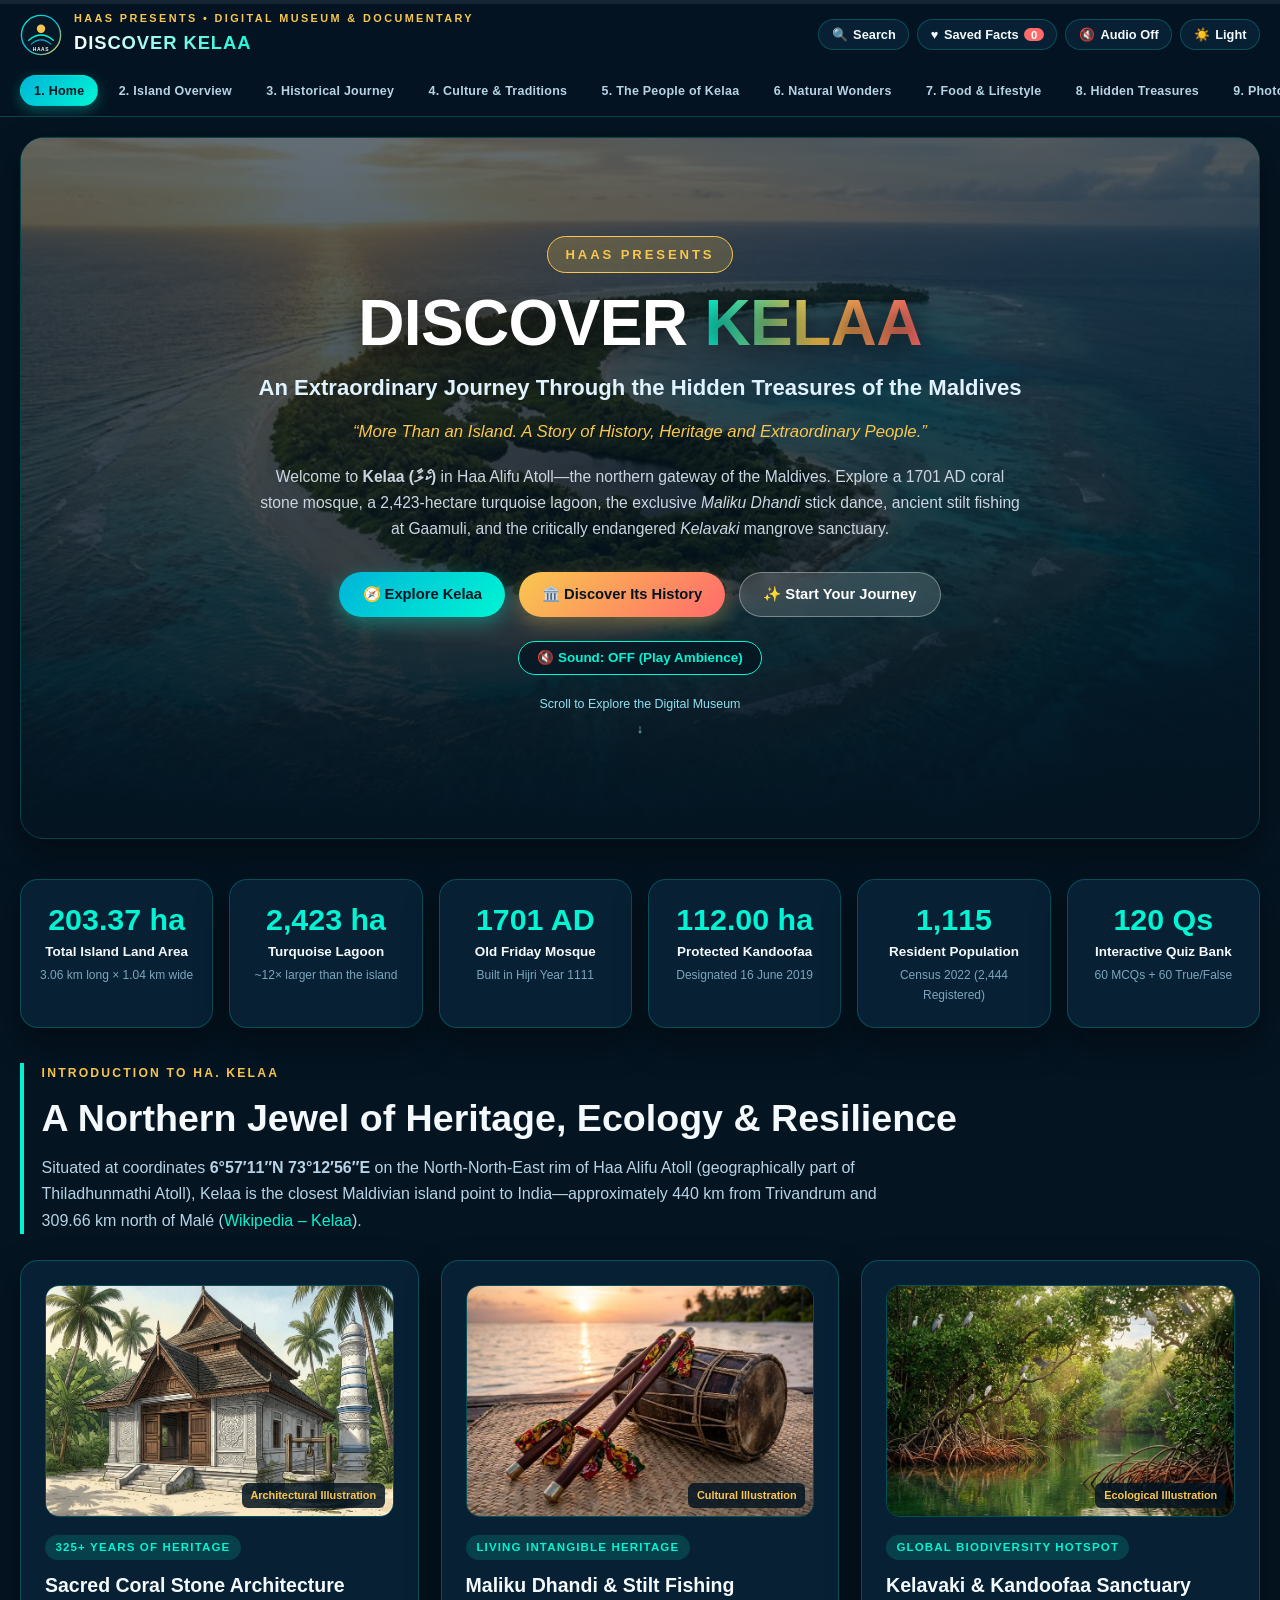
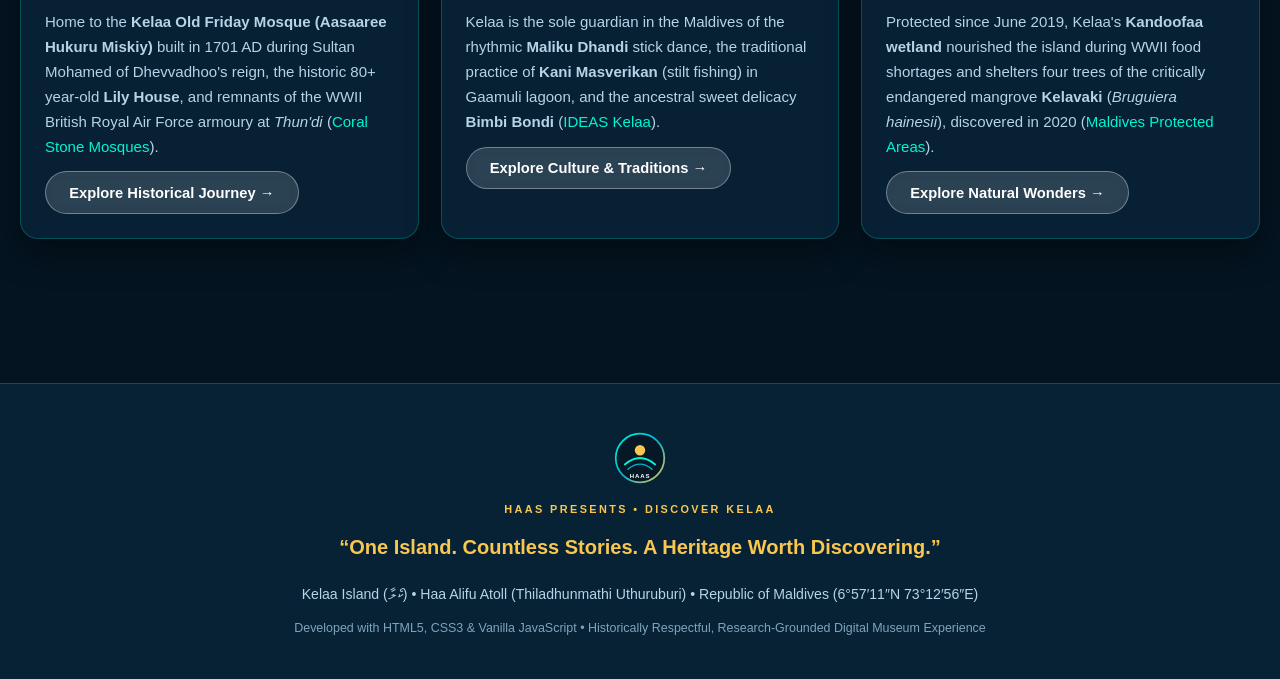
<file: index.html>
<!DOCTYPE html>
<html lang="en" data-theme="dark">
<head>
  <meta charset="UTF-8" />
  <meta name="viewport" content="width=device-width, initial-scale=1.0" />
  <title>HAAS PRESENTS – DISCOVER KELAA | A Journey Through History, Culture, Nature and People</title>
  <link rel="stylesheet" href="css/style.css" />
</head>
<body>

  <!-- Reading Progress Indicator -->
  <div class="reading-progress-container" aria-hidden="true">
    <div id="reading-progress-bar" class="reading-progress-bar"></div>
  </div>

  <!-- Sticky Header & 11-Tab Navigation -->
  <header class="site-header">
    <div class="header-top-bar">
      <div class="brand-identity" onclick="switchTab('home')" role="button" tabindex="0" aria-label="HAAS Presents Discover Kelaa Home">
        <img src="assets/icons/haas_crest.svg" alt="HAAS Brand Crest" class="brand-crest" />
        <div class="brand-titles">
          <span class="brand-eyebrow">HAAS PRESENTS • DIGITAL MUSEUM &amp; DOCUMENTARY</span>
          <span class="brand-main-name">DISCOVER KELAA</span>
        </div>
      </div>

      <div class="header-utility-actions">
        <button type="button" class="util-btn" onclick="openSearchModal()" title="Search Website Content">
          🔍 <span class="util-label">Search</span>
        </button>
        <button type="button" class="util-btn" onclick="openFavouritesModal()" title="View Saved Favourite Facts">
          ♥ <span class="util-label">Saved Facts</span> <span id="fav-count-badge" class="badge-pill">0</span>
        </button>
        <button type="button" id="audio-toggle-btn" class="util-btn" onclick="toggleAmbientAudio()" title="Mute or Unmute Island Ambient Soundtrack">
          🔇 <span class="util-label">Audio Off</span>
        </button>
        <button type="button" id="theme-toggle-btn" class="util-btn" onclick="toggleTheme()" title="Switch Dark / Light Theme">
          ☀️ <span class="util-label">Light</span>
        </button>
        <button type="button" class="mobile-menu-btn" onclick="toggleMobileMenu()" aria-label="Toggle Navigation Menu">
          ☰ Menu
        </button>
      </div>
    </div>

    <nav id="main-nav-links" class="nav-tabs-bar" aria-label="Primary Exploration Tabs">
      <button type="button" class="nav-tab-btn active" data-tab="home" onclick="switchTab('home')">1. Home</button>
      <button type="button" class="nav-tab-btn" data-tab="overview" onclick="switchTab('overview')">2. Island Overview</button>
      <button type="button" class="nav-tab-btn" data-tab="history" onclick="switchTab('history')">3. Historical Journey</button>
      <button type="button" class="nav-tab-btn" data-tab="culture" onclick="switchTab('culture')">4. Culture &amp; Traditions</button>
      <button type="button" class="nav-tab-btn" data-tab="people" onclick="switchTab('people')">5. The People of Kelaa</button>
      <button type="button" class="nav-tab-btn" data-tab="nature" onclick="switchTab('nature')">6. Natural Wonders</button>
      <button type="button" class="nav-tab-btn" data-tab="food" onclick="switchTab('food')">7. Food &amp; Lifestyle</button>
      <button type="button" class="nav-tab-btn" data-tab="treasures" onclick="switchTab('treasures')">8. Hidden Treasures</button>
      <button type="button" class="nav-tab-btn" data-tab="gallery" onclick="switchTab('gallery')">9. Photo Gallery</button>
      <button type="button" class="nav-tab-btn quiz-highlight-tab" data-tab="quiz" onclick="switchTab('quiz')">10. Interactive Quiz ★</button>
      <button type="button" class="nav-tab-btn" data-tab="references" onclick="switchTab('references')">11. References &amp; Sources</button>
    </nav>
  </header>

  <!-- Main Content Container -->
  <main class="main-content-wrapper">

    <!-- ====================================================================
         TAB 1 – HOME (CINEMATIC HOMEPAGE & INTRODUCTION)
         ==================================================================== -->
    <section id="tab-home" class="tab-panel active">
      <div class="hero-cinematic">
        <img src="assets/images/kelaa_aerial_hero.jpg" alt="Cinematic Aerial Visualization of Kelaa Island Lagoon and Reef" class="hero-bg-media" />
        <div class="hero-gradient-overlay"></div>
        <div class="hero-content-inner">
          <span class="hero-brand-pill">HAAS PRESENTS</span>
          <h1 class="hero-main-title">DISCOVER <span>KELAA</span></h1>
          <p class="hero-subtitle">An Extraordinary Journey Through the Hidden Treasures of the Maldives</p>
          <p class="hero-tagline">“More Than an Island. A Story of History, Heritage and Extraordinary People.”</p>
          <p class="hero-intro-text">
            Welcome to <strong>Kelaa (ކެލާ)</strong> in Haa Alifu Atoll—the northern gateway of the Maldives. Explore a 1701 AD coral stone mosque, a 2,423-hectare turquoise lagoon, the exclusive <em>Maliku Dhandi</em> stick dance, ancient stilt fishing at Gaamuli, and the critically endangered <em>Kelavaki</em> mangrove sanctuary.
          </p>
          <div class="hero-cta-group">
            <button type="button" class="btn-primary" onclick="switchTab('overview')">🧭 Explore Kelaa</button>
            <button type="button" class="btn-gold" onclick="switchTab('history')">🏛️ Discover Its History</button>
            <button type="button" class="btn-secondary" onclick="startJourneyScroll()">✨ Start Your Journey</button>
          </div>
          <div>
            <button type="button" id="hero-audio-btn" class="btn-audio-hero" onclick="toggleAmbientAudio()">
              🔇 Sound: OFF (Play Ambience)
            </button>
          </div>
          <div class="scroll-down-indicator" onclick="startJourneyScroll()" role="button" tabindex="0">
            <span>Scroll to Explore the Digital Museum</span>
            <strong>↓</strong>
          </div>
        </div>
      </div>

      <!-- Animated Statistics Banner -->
      <div id="home-intro-anchor" class="stats-banner-grid">
        <div class="glass-card stat-metric-card">
          <span class="stat-metric-value">203.37 ha</span>
          <span class="stat-metric-label">Total Island Land Area</span>
          <span class="stat-metric-sub">3.06 km long × 1.04 km wide</span>
        </div>
        <div class="glass-card stat-metric-card">
          <span class="stat-metric-value">2,423 ha</span>
          <span class="stat-metric-label">Turquoise Lagoon</span>
          <span class="stat-metric-sub">~12× larger than the island</span>
        </div>
        <div class="glass-card stat-metric-card">
          <span class="stat-metric-value">1701 AD</span>
          <span class="stat-metric-label">Old Friday Mosque</span>
          <span class="stat-metric-sub">Built in Hijri Year 1111</span>
        </div>
        <div class="glass-card stat-metric-card">
          <span class="stat-metric-value">112.00 ha</span>
          <span class="stat-metric-label">Protected Kandoofaa</span>
          <span class="stat-metric-sub">Designated 16 June 2019</span>
        </div>
        <div class="glass-card stat-metric-card">
          <span class="stat-metric-value">1,115</span>
          <span class="stat-metric-label">Resident Population</span>
          <span class="stat-metric-sub">Census 2022 (2,444 Registered)</span>
        </div>
        <div class="glass-card stat-metric-card">
          <span class="stat-metric-value">120 Qs</span>
          <span class="stat-metric-label">Interactive Quiz Bank</span>
          <span class="stat-metric-sub">60 MCQs + 60 True/False</span>
        </div>
      </div>

      <div class="section-header-block">
        <span class="section-eyebrow">INTRODUCTION TO HA. KELAA</span>
        <h2 class="section-title">A Northern Jewel of Heritage, Ecology &amp; Resilience</h2>
        <p class="section-lead">
          Situated at coordinates <strong>6°57′11″N 73°12′56″E</strong> on the North-North-East rim of Haa Alifu Atoll (geographically part of Thiladhunmathi Atoll), Kelaa is the closest Maldivian island point to India—approximately 440 km from Trivandrum and 309.66 km north of Malé (<a href="https://en.wikipedia.org/wiki/Kelaa_(Haa_Alif_Atoll)" target="_blank" rel="noopener noreferrer">Wikipedia – Kelaa</a>).
        </p>
      </div>

      <div class="grid-3col">
        <article class="glass-card">
          <div class="feature-img-card">
            <img src="assets/images/old_friday_mosque.jpg" alt="Kelaa Old Friday Mosque Architectural Illustration" />
            <span class="img-type-badge">Architectural Illustration</span>
          </div>
          <span class="card-tag">325+ Years of Heritage</span>
          <h3>Sacred Coral Stone Architecture</h3>
          <p>
            Home to the <strong>Kelaa Old Friday Mosque (Aasaaree Hukuru Miskiy)</strong> built in 1701 AD during Sultan Mohamed of Dhevvadhoo's reign, the historic 80+ year-old <strong>Lily House</strong>, and remnants of the WWII British Royal Air Force armoury at <em>Thun'di</em> (<a href="https://coralstonemosques.com/kelaa-old-friday-mosque/" target="_blank" rel="noopener noreferrer">Coral Stone Mosques</a>).
          </p>
          <button type="button" class="btn-secondary" onclick="switchTab('history')">Explore Historical Journey →</button>
        </article>

        <article class="glass-card">
          <div class="feature-img-card">
            <img src="assets/images/maliku_dhandi_culture.jpg" alt="Maliku Dhandi Stick Dance and Thaara Drum Illustration" />
            <span class="img-type-badge">Cultural Illustration</span>
          </div>
          <span class="card-tag">Living Intangible Heritage</span>
          <h3>Maliku Dhandi &amp; Stilt Fishing</h3>
          <p>
            Kelaa is the sole guardian in the Maldives of the rhythmic <strong>Maliku Dhandi</strong> stick dance, the traditional practice of <strong>Kani Masverikan</strong> (stilt fishing) in Gaamuli lagoon, and the ancestral sweet delicacy <strong>Bimbi Bondi</strong> (<a href="https://ideaskelaa.wordpress.com/2017/03/15/featured-content/" target="_blank" rel="noopener noreferrer">IDEAS Kelaa</a>).
          </p>
          <button type="button" class="btn-secondary" onclick="switchTab('culture')">Explore Culture &amp; Traditions →</button>
        </article>

        <article class="glass-card">
          <div class="feature-img-card">
            <img src="assets/images/kandoofaa_mangroves.jpg" alt="Kelaa Kandoofaa Mangrove Wetland Sanctuary Illustration" />
            <span class="img-type-badge">Ecological Illustration</span>
          </div>
          <span class="card-tag">Global Biodiversity Hotspot</span>
          <h3>Kelavaki &amp; Kandoofaa Sanctuary</h3>
          <p>
            Protected since June 2019, Kelaa's <strong>Kandoofaa wetland</strong> nourished the island during WWII food shortages and shelters four trees of the critically endangered mangrove <strong>Kelavaki</strong> (<em>Bruguiera hainesii</em>), discovered in 2020 (<a href="https://protectedareas.environment.gov.mv/en/protected-areas/h-a-kelaa-kandoofaa" target="_blank" rel="noopener noreferrer">Maldives Protected Areas</a>).
          </p>
          <button type="button" class="btn-secondary" onclick="switchTab('nature')">Explore Natural Wonders →</button>
        </article>
      </div>
    </section>

    <!-- ====================================================================
         TAB 2 – ISLAND OVERVIEW (GEOGRAPHY, MAP & DEMOGRAPHICS)
         ==================================================================== -->
    <section id="tab-overview" class="tab-panel">
      <div class="section-header-block">
        <span class="section-eyebrow">TAB 2 • GEOGRAPHY, TOPOGRAPHY &amp; DEMOGRAPHICS</span>
        <h2 class="section-title">Island Overview: Gateway of the Northern Maldives</h2>
        <p class="section-lead">
          Governed by the Secretariat of the Kelaa Island Council in Haa Alifu Atoll, Kelaa combines a 203.37-hectare agricultural and forested landmass with a 2,423-hectare turquoise lagoon enclosed by a 7.28 km house reef (<a href="https://en.wikipedia.org/wiki/Kelaa_(Haa_Alif_Atoll)#Geography" target="_blank" rel="noopener noreferrer">Wikipedia – Geography</a>; <a href="https://onemap.mv/" target="_blank" rel="noopener noreferrer">OneMap Maldives</a>).
        </p>
      </div>

      <!-- Interactive Island Map Explorer -->
      <div class="interactive-map-layout">
        <div class="glass-card map-canvas-box">
          <div>
            <span class="card-tag">Interactive Illustrated Map</span>
            <h3>Explore Kelaa's 8 Key Landmarks &amp; Ecological Zones</h3>
            <p>Click any landmark button below to inspect its verified coordinates, historical context, and primary source citation.</p>
          </div>
          <div class="svg-map-wrapper">
            <img src="assets/images/kelaa_map_illustration.svg" alt="Illustrated Cartographic Map of Kelaa Island" />
          </div>
          <div class="map-pin-buttons-grid" role="group" aria-label="Kelaa Map Landmarks">
            <button type="button" class="island-map-pin active" data-pin="mosque" onclick="selectMapPin('mosque')">🕌 1. Old Friday Mosque (1701)</button>
            <button type="button" class="island-map-pin" data-pin="kandoofaa" onclick="selectMapPin('kandoofaa')">🌿 2. Kandoofaa &amp; Kelavaki Park</button>
            <button type="button" class="island-map-pin" data-pin="lilyhouse" onclick="selectMapPin('lilyhouse')">🏛️ 3. Historic Lily House</button>
            <button type="button" class="island-map-pin" data-pin="thundi" onclick="selectMapPin('thundi')">🛡️ 4. Thun'di &amp; RAF Armoury</button>
            <button type="button" class="island-map-pin" data-pin="gaamuli" onclick="selectMapPin('gaamuli')">🎣 5. Gaamuli Stilt Fishing</button>
            <button type="button" class="island-map-pin" data-pin="athiri" onclick="selectMapPin('athiri')">🏖️ 6. Western Beach (Athiri)</button>
            <button type="button" class="island-map-pin" data-pin="qufran" onclick="selectMapPin('qufran')">🌼 7. Golden Shower Tree</button>
            <button type="button" class="island-map-pin" data-pin="school" onclick="selectMapPin('school')">🎓 8. Sheikh Ibrahim School</button>
          </div>
        </div>

        <div class="glass-card" id="map-landmark-detail">
          <!-- Populated dynamically by selectMapPin('mosque') on load -->
        </div>
      </div>

      <!-- Geographical & Demographic Tables -->
      <div class="grid-2col">
        <div class="glass-card">
          <span class="card-tag">Verified Physical Geography</span>
          <h3>Geographical &amp; Hydrographic Specifications</h3>
          <div class="table-responsive">
            <table class="haas-table">
              <thead>
                <tr>
                  <th>Attribute</th>
                  <th>Verified Specification</th>
                  <th>Source</th>
                </tr>
              </thead>
              <tbody>
                <tr>
                  <td><strong>Coordinates</strong></td>
                  <td>6°57′11″N 73°12′56″E (NNE Tip)</td>
                  <td><a href="https://en.wikipedia.org/wiki/Kelaa_(Haa_Alif_Atoll)" target="_blank" rel="noopener noreferrer">Wikipedia</a></td>
                </tr>
                <tr>
                  <td><strong>Administrative / Natural Atoll</strong></td>
                  <td>Haa Alifu Atoll / Thiladhunmathi Atoll</td>
                  <td><a href="https://en.wikipedia.org/wiki/Kelaa_(Haa_Alif_Atoll)" target="_blank" rel="noopener noreferrer">Wikipedia</a></td>
                </tr>
                <tr>
                  <td><strong>Distance to Malé / Trivandrum</strong></td>
                  <td>309.66 km to Malé • ~440 km to Trivandrum, India</td>
                  <td><a href="https://en.wikipedia.org/wiki/Kelaa_(Haa_Alif_Atoll)" target="_blank" rel="noopener noreferrer">Wikipedia</a></td>
                </tr>
                <tr>
                  <td><strong>Land Area &amp; Dimensions</strong></td>
                  <td>203.37 ha (2.0337 km²) • 3.06 km × 1.04 km</td>
                  <td><a href="https://onemap.mv/" target="_blank" rel="noopener noreferrer">OneMap</a></td>
                </tr>
                <tr>
                  <td><strong>Coastline &amp; House Reef</strong></td>
                  <td>8.6 km Coastline • 7.28 km Enclosing House Reef</td>
                  <td><a href="https://ideasmv.com/tag/kelaa/" target="_blank" rel="noopener noreferrer">IDEAS Kelaa</a></td>
                </tr>
                <tr>
                  <td><strong>Lagoon Area &amp; Depths</strong></td>
                  <td>2,423 ha (~12× island) • 5–6 m flats, 10–20 m <em>vilu</em></td>
                  <td><a href="https://ideasmv.com/tag/kelaa/" target="_blank" rel="noopener noreferrer">IDEAS Kelaa</a></td>
                </tr>
                <tr>
                  <td><strong>Shoreline Zones</strong></td>
                  <td>West: Sandy <em>Athiri</em> (2.5 km) • East: Rocky <em>Futtaru</em></td>
                  <td><a href="https://en.wikipedia.org/wiki/Kelaa_(Haa_Alif_Atoll)#Geography" target="_blank" rel="noopener noreferrer">Wikipedia</a></td>
                </tr>
              </tbody>
            </table>
          </div>
        </div>

        <div class="glass-card">
          <span class="card-tag">Official Census &amp; Civil Registry</span>
          <h3>Demographics &amp; Resident Population Trends</h3>
          <p>
            According to the <a href="https://census.gov.mv/2022/wp-content/uploads/2023/07/P3.pdf" target="_blank" rel="noopener noreferrer">Maldives Bureau of Statistics Census 2022</a>, Kelaa has a resident population of <strong>1,115</strong> (967 Maldivians and 148 foreigners; population density 46.02/km²), while its total registered population reached <strong>2,444</strong> as of 31 December 2023 (1,302 males [53%] and 1,142 females [47%], fourth largest in Haa Alifu Atoll). In addition, 1,082 registered citizens of Kelaa resided in Malé in 2022 for higher education and employment.
          </p>
          <div class="table-responsive">
            <table class="haas-table">
              <thead>
                <tr>
                  <th>Census / Registry Year</th>
                  <th>Population Count</th>
                  <th>Change / Breakdown</th>
                </tr>
              </thead>
              <tbody>
                <tr>
                  <td><strong>2000 Census (Resident)</strong></td>
                  <td>1,196</td>
                  <td>Baseline modern census</td>
                </tr>
                <tr>
                  <td><strong>2006 Census (Resident)</strong></td>
                  <td>1,200</td>
                  <td>+0.3% decadal stability</td>
                </tr>
                <tr>
                  <td><strong>2014 Census (Resident)</strong></td>
                  <td>1,041</td>
                  <td>−13.2% (education/work migration to Malé)</td>
                </tr>
                <tr>
                  <td><strong>2022 Census (Resident)</strong></td>
                  <td>1,115</td>
                  <td>+7.1% growth (967 locals + 148 foreigners)</td>
                </tr>
                <tr>
                  <td><strong>Dec 2023 Civil Registry</strong></td>
                  <td>2,444 Registered</td>
                  <td>1,302 Males (53%) • 1,142 Females (47%)</td>
                </tr>
              </tbody>
            </table>
          </div>
        </div>
      </div>
    </section>

    <!-- ====================================================================
         TAB 3 – HISTORICAL JOURNEY (ETYMOLOGY, TIMELINE & LANDMARKS)
         ==================================================================== -->
    <section id="tab-history" class="tab-panel">
      <div class="section-header-block">
        <span class="section-eyebrow">TAB 3 • ARCHAEOLOGY, ETYMOLOGY &amp; CHRONOLOGY</span>
        <h2 class="section-title">Historical Journey: Centuries of Resilience &amp; Heritage</h2>
        <p class="section-lead">
          From 17th-century coral stone craftsmanship under the Dhevvadhoo dynasty to World War II aviation history and community solidarity, Kelaa's past is a testament to ingenuity and pride (<a href="https://en.wikipedia.org/wiki/Kelaa_(Haa_Alif_Atoll)#History" target="_blank" rel="noopener noreferrer">Wikipedia – History of Kelaa</a>).
        </p>
      </div>

      <!-- Three Theories of Kelaa's Name -->
      <div class="grid-3col">
        <article class="glass-card">
          <span class="card-tag">Theory 1 • Most Favoured</span>
          <h3>The Sandalwood Tree ("Kelaa")</h3>
          <p>
            In the Dhivehi language, <strong>Kelaa</strong> means sandalwood tree. According to island oral history, early sailors were guided to the island by the aromatic scent of a sandalwood tree carried on the wind. The tree was later uprooted and taken by foreign seafarers, and the exact spot remains visible today as <strong>"Kelaa gas negi adi gan'du"</strong> (<a href="https://en.wikipedia.org/wiki/Kelaa_(Haa_Alif_Atoll)#Origin_of_Name" target="_blank" rel="noopener noreferrer">Wikipedia</a>).
          </p>
        </article>
        <article class="glass-card">
          <span class="card-tag">Theory 2 • Linguistic Gateway</span>
          <h3>"Kholaa" or "Kholar" (Open Entrance)</h3>
          <p>
            Positioned at the North-North-East tip of the Maldives (just 440 km from Trivandrum, India), Kelaa historically served as the northern maritime entry point into the archipelago. Linguists trace the name to Hindi and Urdu <strong>kholaa / kholar (खोला)</strong>, meaning an "open space" or "entrance" (<a href="https://en.wikipedia.org/wiki/Kelaa_(Haa_Alif_Atoll)#Origin_of_Name" target="_blank" rel="noopener noreferrer">Wikipedia</a>).
          </p>
        </article>
        <article class="glass-card">
          <span class="card-tag">Theory 3 • Marine Heritage</span>
          <h3>"Keyla Mas" (Yellowthread Threadfin)</h3>
          <p>
            A third documented tradition connects the island's name to the prized coastal fish <strong>Keyla mas</strong>, the Dhivehi name for the Yellowthread threadfin (<em>Polydactylus sexfilis</em>) found in northern Maldivian waters (<a href="https://en.wikipedia.org/wiki/Kelaa_(Haa_Alif_Atoll)#Origin_of_Name" target="_blank" rel="noopener noreferrer">Wikipedia</a>).
          </p>
        </article>
      </div>

      <!-- Interactive Chronological Timeline -->
      <div class="section-header-block">
        <span class="section-eyebrow">INTERACTIVE CHRONOLOGICAL TIMELINE</span>
        <h3 class="section-title">Milestones in Kelaa's History (1692 – Present)</h3>
        <p class="section-lead">Filter Kelaa's historical timeline by era below:</p>
      </div>

      <div class="timeline-filter-bar" role="group" aria-label="Filter Historical Timeline">
        <button type="button" class="timeline-filter-btn active" data-era="all" onclick="filterTimeline('all')">All Eras (11 Milestones)</button>
        <button type="button" class="timeline-filter-btn" data-era="early" onclick="filterTimeline('early')">1692–1930: Sultanate &amp; Scholars</button>
        <button type="button" class="timeline-filter-btn" data-era="wwii" onclick="filterTimeline('wwii')">1934–1955: WWII RAF &amp; Education</button>
        <button type="button" class="timeline-filter-btn" data-era="modern" onclick="filterTimeline('modern')">1985–Present: Conservation &amp; Tourism</button>
      </div>

      <div class="timeline-container">
        <div class="glass-card timeline-node" data-era="early">
          <span class="timeline-year-badge">1692 – 1701 AD (Hijri Year 1111)</span>
          <h3>Construction of the Kelaa Old Friday Mosque (Aasaaree Hukuru Miskiy)</h3>
          <p>Built during the reign of Al-Sultan Mohamed Ibn Haji Ali Thukkalaa (Dhevvadhoo Rasgefaanu), this coral stone architectural masterpiece features interlocking <em>hirigaa</em> blocks, veranda-like <em>fenda</em> antechambers on three sides, a stepped entrance (<em>dhaala</em>), timber sliding doors, lacquered calligraphy panels, a decorated <em>laage</em> ceiling, two coral wells, and ancient carved tombstones (<a href="https://coralstonemosques.com/kelaa-old-friday-mosque/" target="_blank" rel="noopener noreferrer">Coral Stone Mosques</a>).</p>
        </div>

        <div class="glass-card timeline-node" data-era="early">
          <span class="timeline-year-badge">15 October 1897 – 1927</span>
          <h3>Birth &amp; Al-Azhar Scholarship of Al-Sheikh Ibrahim Rushdhee</h3>
          <p>Born in Kelaa on 15 October 1897, Al-Sheikh Ibrahim Rushdhee travelled to Egypt in 1913 to study at Jami' al-Azhar (Al-Azhar University) for over 13 years, becoming its first Maldivian graduate before returning in 1927 and publishing <em>Sullamal Areeb</em> on 5 November 1936 (<a href="https://en.wikipedia.org/wiki/Kelaa_(Haa_Alif_Atoll)#Al-Sheikh_Ibrahim_Rushdhee" target="_blank" rel="noopener noreferrer">Wikipedia</a>).</p>
        </div>

        <div class="glass-card timeline-node" data-era="wwii">
          <span class="timeline-year-badge">1934 &amp; 1941 – 1943 (World War II)</span>
          <h3>British Royal Air Force (RAF) Staging Post &amp; Armoury at Thun'di</h3>
          <p>First surveyed in 1934 and developed between 1941 and 1943 in southern Kelaa (<em>Thun'di</em>, ~3 km from the settlement), the British RAF base served as a vital refueling and staging outpost for Allied warplanes and shipping in the Indian Ocean (<a href="https://mnu.edu.mv/" target="_blank" rel="noopener noreferrer">Maldives National University</a>). Local islanders contributed essential construction skills to build the jetty, barracks, and the surviving <strong>British Armoury (Badige)</strong>.</p>
        </div>

        <div class="glass-card timeline-node" data-era="wwii">
          <span class="timeline-year-badge">1942 – 1945 (Bodu Thadhu)</span>
          <h3>Wartime Food Security Through Kelaa's Kan'doo Mangroves</h3>
          <p>When World War II supply disruptions caused severe regional food shortages (<em>Bodu Thadhu</em>) and rationed rice to 0.5 <em>Laahi</em> (~120 ml) per meal, Kelaa's abundant Small-Leaved Orange Mangroves (<em>Kan'doo</em> / <em>Bruguiera cylindrica</em>) in Kandoofaa provided reliable nourishment for Kelaa and neighbouring islands (<a href="https://protectedareas.environment.gov.mv/en/protected-areas/h-a-kelaa-kandoofaa" target="_blank" rel="noopener noreferrer">Maldives Protected Areas</a>).</p>
        </div>

        <div class="glass-card timeline-node" data-era="wwii">
          <span class="timeline-year-badge">21 January 1945 (6 Safar 1364 AH)</span>
          <h3>Commencement of Formal Schooling &amp; the Dandoora Bell</h3>
          <p>Recorded by pioneer educator Gasim Moosa Manik, Kelaa's formal school system began on 21 January 1945 (later registered in 1969 under directives of President Ibrahim Nasir and renamed Sheikh Ibrahim School in 2018). Early students assembled beneath a historic Fish Poison Tree (<em>Kin'bi Gas</em>) when the metal <strong>Dandoora</strong> gong was struck (<a href="https://en.wikipedia.org/wiki/Kelaa_(Haa_Alif_Atoll)#Education" target="_blank" rel="noopener noreferrer">Wikipedia</a>).</p>
        </div>

        <div class="glass-card timeline-node" data-era="wwii">
          <span class="timeline-year-badge">Late 1940s – Early 1950s</span>
          <h3>Construction of the Historic Lily House (Maaloodhu Ge)</h3>
          <p>Completed during the tenure of Chief (<em>Katheeb</em>) Kasim, the 1,700 sq ft Lily House was built using traditional lime mortar (<em>uva</em>) with symmetrical columns. Initially a communal <em>Maaloodhu Ge</em> for devotional recitations, it later housed Madhrasathul Sheikh Ibrahim and Lily Pre-School (formalized in 1999) and is today a restored cultural monument (<a href="https://en.wikipedia.org/wiki/Kelaa_(Haa_Alif_Atoll)#Lily_House" target="_blank" rel="noopener noreferrer">Wikipedia</a>).</p>
        </div>

        <div class="glass-card timeline-node" data-era="modern">
          <span class="timeline-year-badge">1985</span>
          <h3>Japanese Maritime Radar Station Project</h3>
          <p>Relocated from HDh. Hanimaadhoo to Kelaa, a Japanese government maritime monitoring project supervised by Maldivian National Defense Force (MNDF) officers and prepared by local volunteers constructed a three-story radar building and single-story accommodation unit in 1985 (<a href="https://en.wikipedia.org/wiki/Kelaa_(Haa_Alif_Atoll)#Development_in_the_80s" target="_blank" rel="noopener noreferrer">Wikipedia</a>).</p>
        </div>

        <div class="glass-card timeline-node" data-era="modern">
          <span class="timeline-year-badge">26 December 2004</span>
          <h3>Indian Ocean Tsunami Resilience &amp; Solidarity with Filladhoo</h3>
          <p>Protected by its outer reef barrier, lagoon topography, and settlement layout, Kelaa experienced minimal inundation during the 2004 tsunami and immediately hosted displaced families from neighbouring <strong>Filladhoo</strong> (<a href="https://en.wikipedia.org/wiki/Kelaa_(Haa_Alif_Atoll)#Tsunami:_2004" target="_blank" rel="noopener noreferrer">Wikipedia</a>).</p>
        </div>

        <div class="glass-card timeline-node" data-era="modern">
          <span class="timeline-year-badge">2014 – 2015</span>
          <h3>Launch of Local Guesthouse Tourism &amp; Integrated Resort Initiative</h3>
          <p>Kelaa welcomed its first registered guesthouse in 2014 (<em>Holiday Home Kelaa</em>), followed by the Kelaa Integrated Resort Project launch in September 2015 and steady growth to 96 registered guesthouse beds by June 2024 (<a href="https://en.wikipedia.org/wiki/Kelaa_(Haa_Alif_Atoll)#Tourism" target="_blank" rel="noopener noreferrer">Wikipedia</a>).</p>
        </div>

        <div class="glass-card timeline-node" data-era="modern">
          <span class="timeline-year-badge">16 June 2019 &amp; October 2020</span>
          <h3>Kelaa Kandoofaa Protection &amp; Discovery of Critically Endangered "Kelavaki"</h3>
          <p>On 16 June 2019, 112 hectares of Kelaa Kandoofaa were designated a Protected Area (WDPA ID 555697565). In 2020, four critically endangered <em>Bruguiera hainesii</em> mangrove trees were discovered in Kelaa by the IUCN Mangrove Specialist Group and named <strong>"Kelavaki"</strong> by the Dhivehi Bahuge Academy (<a href="https://en02.sun.mv/63622" target="_blank" rel="noopener noreferrer">Sun Online</a>).</p>
        </div>
      </div>

      <!-- Expandable Deep-Dive Historical Panels -->
      <div class="section-header-block">
        <span class="section-eyebrow">INTERACTIVE ARCHIVE PANELS</span>
        <h3 class="section-title">Click to Expand Architectural &amp; Historical Deep Dives</h3>
      </div>

      <div id="acc-mosque" class="accordion-item open">
        <button type="button" class="accordion-trigger" onclick="toggleAccordion('acc-mosque')">
          <span>🕌 Architectural Anatomy of the 1701 Kelaa Old Friday Mosque</span>
          <span>▼</span>
        </button>
        <div class="accordion-body">
          Built in Hijri Year 1111 (1692–1701 AD), the Kelaa Old Friday Mosque stands on a raised coral stone (<em>hirigaa</em>) plinth with finely dressed coral walls, timber sliding doors, and a tiered roof. Its prayer hall is bordered on three sides by veranda-like antechambers (<em>fenda</em>) and entered via a rising stair with a decorative <em>dhaala</em>. Inside, master craftsmen created lacquered Arabic calligraphy panels, lacquered beams, and a coffered ceiling with a central decorated <em>laage</em>. The compound preserves two coral-lined wells, a ruined minaret base, and ancient gravestones inscribed in Arabic (<a href="https://coralstonemosques.com/kelaa-old-friday-mosque/" target="_blank" rel="noopener noreferrer">Coral Stone Mosques of Maldives</a>).
        </div>
      </div>

      <div id="acc-raf" class="accordion-item">
        <button type="button" class="accordion-trigger" onclick="toggleAccordion('acc-raf')">
          <span>✈️ World War II Strategic Role &amp; The British Armoury (Badige)</span>
          <span>▼</span>
        </button>
        <div class="accordion-body">
          Following the April 1942 Japanese naval air raids on Ceylon (Sri Lanka), the Maldives became a critical link in Allied Indian Ocean defence (<a href="https://mnu.edu.mv/" target="_blank" rel="noopener noreferrer">MNU Maldives Security Outlook</a>). While RAF Gan anchored the south in Addu Atoll, Kelaa's southern spit (<em>Thun'di</em>) served as the northern staging and refueling station for warplanes and ships. Local Kelaa workers helped construct the jetty, barracks, and the brick-and-coral <strong>British Armoury (Badige)</strong>. An RAF seaplane that made a forced landing on Kelaa's beach also left historical remnants in the coastal zone (<a href="https://en.wikipedia.org/wiki/Kelaa_(Haa_Alif_Atoll)#1940s:_World_War_II" target="_blank" rel="noopener noreferrer">Wikipedia</a>).
        </div>
      </div>

      <div id="acc-lily" class="accordion-item">
        <button type="button" class="accordion-trigger" onclick="toggleAccordion('acc-lily')">
          <span>🏛️ From Maaloodhu Ge to Classroom: The Story of Lily House</span>
          <span>▼</span>
        </button>
        <div class="accordion-body">
          Constructed between the late 1940s and early 1950s under Chief (<em>Katheeb</em>) Kasim, Lily House spans 1,700 sq ft and exemplifies traditional lime-mortar (<em>uva</em>) masonry and symmetrical column design. Built as a <em>Maaloodhu Ge</em> where the entire island gathered for recitations of Islamic devotional texts (<em>mawlid</em>), it later transitioned into an educational hub—housing <em>Madhrasathul Sheikh Ibrahim</em> and subsequently <em>Lily Pre-School</em> (formalized in 1999) before its restoration as a protected monument (<a href="https://en.wikipedia.org/wiki/Kelaa_(Haa_Alif_Atoll)#Lily_House" target="_blank" rel="noopener noreferrer">Wikipedia</a>).
        </div>
      </div>
    </section>

    <!-- ====================================================================
         TAB 4 – CULTURE AND TRADITIONS
         ==================================================================== -->
    <section id="tab-culture" class="tab-panel">
      <div class="section-header-block">
        <span class="section-eyebrow">TAB 4 • PERFORMING ARTS, FESTIVALS &amp; CRAFTS</span>
        <h2 class="section-title">Culture &amp; Traditions: The Pulse of Kelaa</h2>
        <p class="section-lead">
          Kelaa's cultural identity shines through performing arts found nowhere else in the Maldives, joyous island-wide Eid festivals, and centuries-old maritime customs (<a href="https://ideaskelaa.wordpress.com/2017/03/15/featured-content/" target="_blank" rel="noopener noreferrer">IDEAS – Maliku Dhandi</a>).
        </p>
      </div>

      <!-- Interactive Culture Spotlight Explorer -->
      <div class="glass-card" style="margin-bottom: 2rem;">
        <span class="card-tag">Interactive Cultural Spotlight</span>
        <h3>Explore the Elements of Maliku Dhandi &amp; Island Traditions</h3>
        <div class="timeline-filter-bar" style="margin-top: 0.85rem;">
          <button type="button" class="culture-spot-btn active" data-spot="mulhifoa" onclick="selectCultureSpotlight('mulhifoa')">🥢 Mulhifoa &amp; Maali Dhandi</button>
          <button type="button" class="culture-spot-btn" data-spot="sticks" onclick="selectCultureSpotlight('sticks')">🌺 Kuredhi Sticks, Maa &amp; Fulus</button>
          <button type="button" class="culture-spot-btn" data-spot="thaara" onclick="selectCultureSpotlight('thaara')">🥁 Thaara Drum &amp; Chants</button>
          <button type="button" class="culture-spot-btn" data-spot="malhu" onclick="selectCultureSpotlight('malhu')">🏄 Malhu Surfing &amp; Eid Festival</button>
        </div>
        <div id="culture-spotlight-panel" class="landmark-fact-callout" style="margin-top: 1rem;">
          <!-- Populated dynamically by selectCultureSpotlight -->
        </div>
      </div>

      <div class="grid-2col">
        <article class="glass-card">
          <div class="feature-img-card">
            <img src="assets/images/maliku_dhandi_culture.jpg" alt="Maliku Dhandi Sticks and Thaara Drum Illustration" />
            <span class="img-type-badge">Cultural Illustration</span>
          </div>
          <span class="card-tag">Exclusive to Kelaa Island</span>
          <h3>Maliku Dhandi: The Stick Dance of Kelaa</h3>
          <p>
            Believed to have been introduced generations ago by visitors from Maliku (Minicoy)—where it is no longer practiced—<strong>Maliku Dhandi (މަލިކު ދަނޑި)</strong> survives exclusively on Kelaa Island (<a href="https://ideaskelaa.wordpress.com/2017/03/15/featured-content/" target="_blank" rel="noopener noreferrer">IDEAS Kelaa</a>).
          </p>
          <ul class="bullet-list">
            <li><strong>Two Choreographic Styles:</strong> Performers master both <em>Mulhifoa Dhandi</em> and <em>Maali Dhandi</em>.</li>
            <li><strong>Handcrafted Sticks:</strong> Carved from local Ironwood (<em>Kuredhi</em>) and Lime Berry (<em>Kudhi Lunboa</em> / <em>Triphasia trifolia</em>), decorated with floral cloth tassels (<em>Maa</em>) and metallic caps (<em>Fulus</em>).</li>
            <li><strong>Rhythmic Accompaniment:</strong> Driven by the <strong>Thaara</strong> hand drum (crafted from goat or stingray skin) and preserved by community elders and the youth-led <strong>Kelaa Dhandi Group</strong> (<a href="https://ideasmv.com/tag/kelaa/" target="_blank" rel="noopener noreferrer">IDEAS</a>).</li>
          </ul>
        </article>

        <article class="glass-card">
          <div class="feature-img-card">
            <img src="assets/images/stilt_fishing_gaamuli.jpg" alt="Stilt Fishing Kani Masverikan in Gaamuli Lagoon Illustration" />
            <span class="img-type-badge">Cultural Illustration</span>
          </div>
          <span class="card-tag">Festivals, Surfing &amp; Seafaring</span>
          <h3>Eid Water Festivals, Boduberu &amp; Malhu Surfing</h3>
          <p>
            Community celebrations bring every household on Kelaa together in warmth and generosity (<a href="https://emzaz.com/holiday-home-kelaa/" target="_blank" rel="noopener noreferrer">Holiday Home Kelaa</a>; <a href="https://summerhomekelaa.com/thingstodo" target="_blank" rel="noopener noreferrer">Summer Home Kelaa</a>):
          </p>
          <ul class="bullet-list">
            <li><strong>Eid Water Splashing (Fen Kulhun) &amp; Morning Feasts:</strong> During Eid festivals, youth and children celebrate with joyful water-splashing games, while every home prepares special breakfast snacks for visiting neighbours and friends.</li>
            <li><strong>Day-4 Thun'di Family Picnic:</strong> Families pack picnics and gather at <em>Kelaa Thun'di</em> for watersports, <em>Boduberu</em> drumming, and sunset celebrations (<a href="https://ideasmv.com/tag/kelaa/" target="_blank" rel="noopener noreferrer">IDEAS</a>).</li>
            <li><strong>Traditional Malhu Surfing:</strong> On Kelaa's eastern surf breaks, young surfers historically rode waves using shaped wooden planks from breadfruit trees known locally as <strong>Malhu</strong> (<a href="https://en.wikipedia.org/wiki/Kelaa_(Haa_Alif_Atoll)#Surfing" target="_blank" rel="noopener noreferrer">Wikipedia</a>).</li>
          </ul>
        </article>
      </div>
    </section>

    <!-- ====================================================================
         TAB 5 – THE PEOPLE OF KELAA
         ==================================================================== -->
    <section id="tab-people" class="tab-panel">
      <div class="section-header-block">
        <span class="section-eyebrow">TAB 5 • COMMUNITY SPIRIT, SCHOLARS &amp; VALUES</span>
        <h2 class="section-title">The People of Kelaa: Hospitality, Scholarship &amp; Unity</h2>
        <p class="section-lead">
          Renowned across the northern atolls for their warmth, respect for elders, and dedication to learning, the people of Kelaa have produced national scholars, poets, and resilient community builders (<a href="https://en.wikipedia.org/wiki/Kelaa_(Haa_Alif_Atoll)#Notable_Figures" target="_blank" rel="noopener noreferrer">Wikipedia – Notable Figures</a>).
        </p>
      </div>

      <div class="grid-2col">
        <article class="glass-card">
          <span class="card-tag">15 Oct 1897 – 29 Oct 1961</span>
          <h3>Al-Sheikh Ibrahim Rushdhee Al-Azharee</h3>
          <p>
            Born in Kelaa on 15 October 1897, <strong>Al-Sheikh Ibrahim Rushdhee</strong> travelled to Egypt in 1913 and studied for more than 13 years at <strong>Jami' al-Azhar (Al-Azhar University)</strong>, becoming the first Maldivian graduate of the prestigious institution (<a href="https://en.wikipedia.org/wiki/Kelaa_(Haa_Alif_Atoll)#Al-Sheikh_Ibrahim_Rushdhee" target="_blank" rel="noopener noreferrer">Wikipedia</a>).
          </p>
          <ul class="bullet-list">
            <li><strong>National Educator &amp; Jurist:</strong> Returned in 1927 during Sultan Muhammad Shamsuddin III's reign; served as a founding teacher of <em>Madhrasathul Saniyya</em> (now Aminiya School), Member of Parliament, and Attorney General.</li>
            <li><strong>Literary Landmark:</strong> Authored <strong><em>Sullamal Areeb</em> (سلم الأريب)</strong>, published on 5 November 1936—a foundational treatise on Dhivehi grammar, nouns, pronouns, and written formats.</li>
            <li><strong>Enduring Legacy:</strong> Kelaa's school—<strong>Sheikh Ibrahim School (SIS)</strong>—proudly bears his name.</li>
          </ul>
        </article>

        <article class="glass-card">
          <span class="card-tag">c. 1945 – 7 Dec 2021 (Aged 76)</span>
          <h3>Ali Ibrahim Manik ("Kelaa Alibe")</h3>
          <p>
            Affectionately known across the Maldives as <strong>Kelaa Alibe</strong>, Ali Ibrahim Manik was a beloved Kelaa-born Member of Parliament (1994–1999), lawyer, poet, playwright, historian, and grassroots visionary (<a href="https://en.wikipedia.org/wiki/Kelaa_(Haa_Alif_Atoll)#Ali_Ibrahim_Manik_(Kelaa_Alibe)" target="_blank" rel="noopener noreferrer">Wikipedia</a>).
          </p>
          <ul class="bullet-list">
            <li><strong>Island Electrification &amp; Schooling:</strong> Built an early generator house on Kelaa when electricity was scarce, and personally hired two Indian teachers so Kelaa students could study subjects beyond Dhivehi.</li>
            <li><strong>Economic &amp; Agricultural Reform:</strong> Established a tailoring shop, imported goats, supplied farming tools to strengthen island agriculture, and assisted in deciphering ancient <em>Dhives Akuru</em> texts.</li>
            <li><strong>Poetic Voice:</strong> Celebrated for his poetry and historical writings, including the famous poem <strong>"މިހެން ނޫންތޯ ކަން ހުރީ!" (<em>Mihen Noonthoa Kan Huree!</em>)</strong>.</li>
          </ul>
        </article>
      </div>

      <div class="grid-2col">
        <article class="glass-card">
          <span class="card-tag">Community Solidarity &amp; Pioneers</span>
          <h3>Cooperation, Education Pioneers &amp; Social Values</h3>
          <p>
            Kelaa's social fabric is anchored in mutual aid (<em>ekaverikan</em>), respect for elders, and collective service:
          </p>
          <ul class="bullet-list">
            <li><strong>2004 Tsunami Humanitarian Hospitality:</strong> When neighbouring Filladhoo suffered severe inundation in the December 2004 tsunami, Kelaa families immediately opened their homes to host and support displaced Filladhoo residents (<a href="https://en.wikipedia.org/wiki/Kelaa_(Haa_Alif_Atoll)#Tsunami:_2004" target="_blank" rel="noopener noreferrer">Wikipedia</a>).</li>
            <li><strong>Educational Stewards:</strong> Civic leaders and educators including Chief (<em>Katheeb</em>) Kasim, pioneer teacher <strong>Gasim Moosa Manik</strong> (who documented the 21 January 1945 school founding), and headmaster <strong>Mohamed Rasheed ("Lha Seedhi")</strong> built a strong educational culture from <em>Lily Pre-School</em> through Grade 10 O-Levels (<a href="https://en.wikipedia.org/wiki/Kelaa_(Haa_Alif_Atoll)#Education" target="_blank" rel="noopener noreferrer">Wikipedia</a>).</li>
          </ul>
        </article>

        <article class="glass-card">
          <span class="card-tag">Islamic Heritage • Ministry of Islamic Affairs (Aug 2024)</span>
          <h3>The Seven Mosques of Kelaa Island</h3>
          <div class="table-responsive">
            <table class="haas-table">
              <thead>
                <tr>
                  <th>#</th>
                  <th>Mosque Name</th>
                  <th>Dhivehi Name</th>
                  <th>Area (sqft)</th>
                  <th>Capacity</th>
                </tr>
              </thead>
              <tbody>
                <tr><td>1</td><td><strong>Masjid-al Ansar</strong></td><td>މަސްޖިދުލް އަންޞާރު</td><td>5,380</td><td>670 pax</td></tr>
                <tr><td>2</td><td><strong>Masjid-al Qufran</strong></td><td>މަސްޖިދުލް ޢުފްރާން</td><td>1,552</td><td>184 pax</td></tr>
                <tr><td>3</td><td><strong>Old Friday Mosque (1701)</strong></td><td>ހުކުރު މިސްކިތް</td><td>600</td><td>176 pax</td></tr>
                <tr><td>4</td><td><strong>Masjid-al Zahra</strong></td><td>މަސްޖިދުލް ޒަހްރާ</td><td>645</td><td>75 pax</td></tr>
                <tr><td>5</td><td><strong>West Ward Women's Mosque</strong></td><td>ހުޅަނގު އަވަށު އަންހެނުންގެ މިސްކިތް</td><td>1,254</td><td>65 pax</td></tr>
                <tr><td>6</td><td><strong>East Ward Women's Mosque</strong></td><td>އިރުމަތީ އަވަށު އަންހެނުންގެ މިސްކިތް</td><td>505</td><td>63 pax</td></tr>
                <tr><td>7</td><td><strong>Eid Mosque</strong></td><td>ޢީދު މިސްކިތް</td><td>462</td><td>50 pax</td></tr>
              </tbody>
            </table>
          </div>
        </article>
      </div>
    </section>

    <!-- ====================================================================
         TAB 6 – NATURAL WONDERS
         ==================================================================== -->
    <section id="tab-nature" class="tab-panel">
      <div class="section-header-block">
        <span class="section-eyebrow">TAB 6 • PROTECTED WETLANDS, CORAL REEFS &amp; FLORA</span>
        <h2 class="section-title">Natural Wonders: Sanctuary of the Rare "Kelavaki"</h2>
        <p class="section-lead">
          Over two-thirds of Kelaa is lush tropical vegetation and wetland, bordered by a 2,423-hectare turquoise lagoon and the 112-hectare <strong>H.A. Kelaa Kandoofaa Protected Area</strong> (<a href="https://protectedareas.environment.gov.mv/en/protected-areas/h-a-kelaa-kandoofaa" target="_blank" rel="noopener noreferrer">Ministry of Climate Change, Environment and Energy</a>).
        </p>
      </div>

      <div class="grid-2col">
        <article class="glass-card">
          <div class="feature-img-card">
            <img src="assets/images/kandoofaa_mangroves.jpg" alt="Kelaa Kandoofaa Mangrove Forest Illustration" />
            <span class="img-type-badge">Ecological Illustration</span>
          </div>
          <span class="card-tag">Protected 16 June 2019 • WDPA ID 555697565</span>
          <h3>H.A. Kelaa Kandoofaa &amp; The "Kelavaki" Discovery</h3>
          <p>
            Covering 22–26 hectares of inland wetland (~10.8% of the island's land area, 162,433 m²) within a 112.00-hectare Category 7 Protected Area, Kelaa Kandoofaa is one of the most diverse mangrove ecosystems in the Maldives (<a href="https://storymaps.arcgis.com/stories/d7bda89048874d498388f0fbe986958f" target="_blank" rel="noopener noreferrer">ArcGIS StoryMaps – Kelaa Kan'doofaa</a>):
          </p>
          <ul class="bullet-list">
            <li><strong>Kelavaki (<em>Bruguiera hainesii</em>):</strong> In March/October 2020, four trees of this critically endangered mangrove species (fewer than ~200 trees left globally on the IUCN Red List) were identified in Kelaa by the IUCN Mangrove Specialist Group and Dr. Jean Yong, and named <strong>"Kelavaki"</strong> by the Dhivehi Bahuge Academy (<a href="https://timesofaddu.com/2020/10/24/name-given-for-the-newly-found-mangrove-species/" target="_blank" rel="noopener noreferrer">Times of Addu</a>; <a href="https://www.researchgate.net/publication/391160933_Mangrove_Community_Structure_Following_Dieback_Events_in_the_Maldives_Special_Emphasis_on_the_Genus_Bruguiera" target="_blank" rel="noopener noreferrer">ResearchGate 2025</a>).</li>
            <li><strong>Kan'doo (<em>Bruguiera cylindrica</em>):</strong> Small-Leaved Orange Mangrove reaching 9–10 m in height (GBH 0.37–0.54 m), which sustained Kelaa during WWII food shortages.</li>
            <li><strong>50+ Year-Old Kulhlhavah &amp; Associated Species:</strong> Hosts a half-century-old Mangrove Apple (<em>Kulhlhavah</em> / <em>Sonneratia caseolaris</em>), Oriental Mangrove (<em>Bodavaki</em> / <em>Bruguiera gymnorhiza</em>), Black Mangrove (<em>Burevi</em> / <em>Lumnitzera racemosa</em>), and Red Loop-Root Mangrove (<em>Randoo</em> / <em>Rhizophora mucronata</em>) (<a href="https://ideasmv.com/tag/kelaa/" target="_blank" rel="noopener noreferrer">IDEAS Kelaa</a>).</li>
          </ul>
        </article>

        <article class="glass-card">
          <div class="feature-img-card">
            <img src="assets/images/bioluminescent_beach.jpg" alt="Bioluminescent Plankton on Kelaa Beach Illustration" />
            <span class="img-type-badge">Nature Illustration</span>
          </div>
          <span class="card-tag">Avifauna, Rare Trees &amp; Marine Life</span>
          <h3>Protected Birds, Botanical Gems &amp; Glowing Lagoon</h3>
          <p>
            From canopy to coral reef, Kelaa supports extraordinary island and marine biodiversity (<a href="https://en.wikipedia.org/wiki/Kelaa_(Haa_Alif_Atoll)#Ecosystem_and_Biodiversity" target="_blank" rel="noopener noreferrer">Wikipedia – Biodiversity</a>):
          </p>
          <ul class="bullet-list">
            <li><strong>Protected Wetland Birds:</strong> Grey Heron (<em>Maakanaa</em> / <em>Ardea cinerea</em>), Cattle Egret (<em>Iruvaahudhu</em> / <em>Bubulcus ibis</em>), Maldivian White-Breasted Waterhen (<em>Kan'bili</em> / <em>Amaurornis phoenicurus maldivus</em>), Common Moorhen (<em>Kulheekukulhu</em> / <em>Gallinula chloropus</em>), Black-Crowned Night Heron (<em>Raabondhi</em>), and Asian Koel (<em>Koveli</em>).</li>
            <li><strong>Golden Shower Tree (<em>An'malthaas</em> / <em>Cassia fistula</em>):</strong> A rare tree in the Maldives blooming inside the Masjid-al Qufran compound opposite the Kelaa Council Secretariat, alongside coastal Fish Poison Trees (<em>Kin'bi Gas</em> / <em>Barringtonia asiatica</em>).</li>
            <li><strong>Gaamuli Lagoon &amp; Bioluminescence:</strong> Shelters baby reef sharks, stingrays, Samoan silversides (<em>thaavalha</em>), redtailed pipefish (<em>venu bandeyri</em>), bluespotted cornetfish (<em>onugandu tholhi</em>), and nighttime <strong>bioluminescent plankton</strong> (<a href="https://summerhomekelaa.com/thingstodo" target="_blank" rel="noopener noreferrer">Summer Home Kelaa</a>).</li>
          </ul>
        </article>
      </div>
    </section>

    <!-- ====================================================================
         TAB 7 – FOOD AND LOCAL LIFESTYLE
         ==================================================================== -->
    <section id="tab-food" class="tab-panel">
      <div class="section-header-block">
        <span class="section-eyebrow">TAB 7 • GASTRONOMY, STILT FISHING &amp; AGRICULTURE</span>
        <h2 class="section-title">Food &amp; Local Lifestyle: Flavours of the North</h2>
        <p class="section-lead">
          Blessed with fertile soil and a bountiful lagoon, Kelaa celebrates distinctive Maldivian delicacies, traditional stilt fishing, and welcoming island hospitality (<a href="https://emzaz.com/holiday-home-kelaa/" target="_blank" rel="noopener noreferrer">Holiday Home Kelaa</a>).
        </p>
      </div>

      <div class="grid-3col">
        <article class="glass-card">
          <div class="feature-img-card">
            <img src="assets/images/bimbi_bondi_cuisine.jpg" alt="Bimbi Bondi and Traditional Maldivian Feast Illustration" />
            <span class="img-type-badge">Culinary Illustration</span>
          </div>
          <span class="card-tag">Signature Kelaa Delicacies</span>
          <h3>Bimbi Bondi, Eid Bon'di &amp; Kan'doo</h3>
          <p>
            Kelaa is famous for <strong>Bimbi Bondi</strong>—a traditional sweet crafted from finger millet (black malt / <em>bimbi</em>) and coconut sugar—as well as <strong>Kelaa Eid Bon'di</strong> made from tender young coconut and sugar during Eid festivities (<a href="https://emzaz.com/holiday-home-kelaa/" target="_blank" rel="noopener noreferrer">Holiday Home Kelaa</a>). Elders also preserve the traditional preparation of boiled <strong>Kan'doo</strong> mangrove seeds, paired with classic Maldivian <em>Mashuni</em>, <em>Garudhiya</em>, and fresh reef fish.
          </p>
        </article>

        <article class="glass-card">
          <div class="feature-img-card">
            <img src="assets/images/stilt_fishing_gaamuli.jpg" alt="Kani Masverikan Stilt Fishing Illustration" />
            <span class="img-type-badge">Cultural Illustration</span>
          </div>
          <span class="card-tag">Maritime Livelihoods</span>
          <h3>Stilt Fishing (Kani Masverikan) &amp; Reef Fisheries</h3>
          <p>
            During the rough southwest monsoon (<em>Hulhangu moosun</em>) when offshore tuna fishing is challenging, Kelaa fishermen practice <strong>Kani Masverikan</strong> in the shallow lagoon of <strong>Gaamuli</strong>. Seated for hours on stilts made of Corkwood (<em>Dhun'buri</em>) or Sea Randa (<em>Uni</em> / <em>Guettarda speciosa</em>) with packed snacks, they catch <em>uniya</em> and <em>kalhu oh</em> (<a href="https://ideasmv.com/tag/kelaa/" target="_blank" rel="noopener noreferrer">IDEAS Kelaa</a>).
          </p>
        </article>

        <article class="glass-card">
          <div class="feature-img-card">
            <img src="assets/images/lily_house_heritage.jpg" alt="Kelaa Island Street and Heritage Illustration" />
            <span class="img-type-badge">Heritage Illustration</span>
          </div>
          <span class="card-tag">Agriculture &amp; Island Hospitality</span>
          <h3>Farming, Local Cafes &amp; Guesthouse Life</h3>
          <p>
            Kelaa's expansive 203.37-hectare landmass supports thriving agriculture (watermelons, papayas, chilies, pumpkins, and coconuts). Visitors enjoy 96 registered beds across guesthouses like <em>Holiday Home Kelaa</em>, <em>Summer Home Kelaa</em>, <em>Beach Home Kelaa</em>, and <em>Thooru Stay</em>, local cafes (<em>Michoobs</em>, <em>Kelaa Sufra</em>, <em>Kanburu</em>, <em>Sosun Cafe</em>), 24-hour health and ATM services, bicycle rides, and catamaran sailing (<a href="https://summerhomekelaa.com/thingstodo" target="_blank" rel="noopener noreferrer">Summer Home Kelaa</a>).
          </p>
        </article>
      </div>
    </section>

    <!-- ====================================================================
         TAB 8 – HIDDEN TREASURES ("DID YOU KNOW?" DISCOVERY SECTION)
         ==================================================================== -->
    <section id="tab-treasures" class="tab-panel">
      <div class="section-header-block">
        <span class="section-eyebrow">TAB 8 • 15 VERIFIED DISCOVERIES &amp; SURPRISING FACTS</span>
        <h2 class="section-title">Hidden Treasures of Kelaa</h2>
        <p class="section-lead">
          Explore 15 research-backed discoveries that many travellers—and even many Maldivians—may not know about Kelaa. Click <strong>"♡ Save"</strong> on any card to bookmark it to your personal Saved Facts collection!
        </p>
      </div>

      <!-- Random Interesting Fact Generator Banner -->
      <div class="glass-card random-fact-banner">
        <div style="display:flex; justify-content:space-between; align-items:center; flex-wrap:wrap; gap:1rem;">
          <div>
            <span class="card-tag">Interactive Discovery Generator</span>
            <h3>Random Kelaa Fact Spotlight</h3>
          </div>
          <button type="button" class="btn-gold" onclick="triggerRandomFact()">🎲 Generate Another Random Fact</button>
        </div>
        <div id="random-fact-spotlight" class="landmark-fact-callout">
          <!-- Populated dynamically by triggerRandomFact() -->
        </div>
      </div>

      <div id="treasures-cards-grid" class="grid-3col">
        <!-- Populated dynamically by renderHiddenTreasures() in js/main.js -->
      </div>
    </section>

    <!-- ====================================================================
         TAB 9 – PHOTO GALLERY
         ==================================================================== -->
    <section id="tab-gallery" class="tab-panel">
      <div class="section-header-block">
        <span class="section-eyebrow">TAB 9 • VISUAL STORYTELLING &amp; HERITAGE ILLUSTRATIONS</span>
        <h2 class="section-title">Interactive Visual Gallery</h2>
        <p class="section-lead">
          Filter across 8 thematic categories. In accordance with museum authenticity standards, cartographic diagrams and bespoke heritage/ecological illustrations are transparently labelled alongside their primary research sources. Click any visual to open the full-screen Lightbox!
        </p>
      </div>

      <div class="timeline-filter-bar" role="group" aria-label="Gallery Category Filter">
        <button type="button" class="gallery-filter-btn active" data-cat="all" onclick="filterGallery('all')">All Visuals (10)</button>
        <button type="button" class="gallery-filter-btn" data-cat="aerial" onclick="filterGallery('aerial')">Aerial Views</button>
        <button type="button" class="gallery-filter-btn" data-cat="beaches" onclick="filterGallery('beaches')">Beaches &amp; Lagoons</button>
        <button type="button" class="gallery-filter-btn" data-cat="history" onclick="filterGallery('history')">Historical Places</button>
        <button type="button" class="gallery-filter-btn" data-cat="culture" onclick="filterGallery('culture')">Culture &amp; Traditions</button>
        <button type="button" class="gallery-filter-btn" data-cat="people" onclick="filterGallery('people')">People &amp; Community</button>
        <button type="button" class="gallery-filter-btn" data-cat="food" onclick="filterGallery('food')">Local Food</button>
        <button type="button" class="gallery-filter-btn" data-cat="nature" onclick="filterGallery('nature')">Nature &amp; Wildlife</button>
        <button type="button" class="gallery-filter-btn" data-cat="lifestyle" onclick="filterGallery('lifestyle')">Everyday Island Life</button>
      </div>

      <div id="photo-gallery-grid" class="gallery-grid">
        <!-- Populated dynamically by filterGallery() in js/main.js -->
      </div>
    </section>

    <!-- ====================================================================
         TAB 10 – INTERACTIVE QUIZ ("HOW WELL DO YOU KNOW KELAA?")
         ==================================================================== -->
    <section id="tab-quiz" class="tab-panel">
      <div class="section-header-block">
        <span class="section-eyebrow">TAB 10 • 30-MARK RANDOMISED ASSESSMENT ENGINE</span>
        <h2 class="section-title">HOW WELL DO YOU KNOW KELAA?</h2>
        <p class="section-lead">
          Test your mastery across two independent sections: <strong>Quiz A (15 Multiple-Choice Questions = 15 Marks)</strong> and <strong>Quiz B (15 True or False Questions = 15 Marks)</strong> for a total of <strong>30 Marks</strong>. Powered by a 120-question bank (60 MCQs + 60 True/False) using the Fisher-Yates shuffle algorithm, every visit or click on <em>"New Quiz"</em> generates a fresh random set!
        </p>
      </div>

      <div class="glass-card" style="margin-bottom: 1.5rem;">
        <div class="quiz-hero-header">
          <div>
            <span id="quiz-attempt-badge" class="quiz-attempt-pill">Set #1 (Fisher-Yates Randomised from 120-Question Bank)</span>
          </div>
          <div style="display:flex; gap:0.65rem; flex-wrap:wrap;">
            <button type="button" class="btn-gold" onclick="generateNewQuiz(true)">🔀 NEW QUIZ (Generate Fresh 30 Questions)</button>
            <button type="button" class="btn-primary" onclick="openQuizConfirmModal()">✓ Submit Quiz (Score / 30)</button>
          </div>
        </div>

        <div class="quiz-progress-box">
          <div class="quiz-progress-track">
            <div id="quiz-live-progress-fill" class="quiz-progress-fill"></div>
          </div>
          <small id="quiz-live-progress-text" style="color:var(--text-secondary); font-weight:700;">0 / 30 Answered (0%) — MCQ: 0/15 | T/F: 0/15</small>
        </div>

        <div id="quiz-active-controls" class="quiz-controls-toolbar">
          <div class="quiz-tab-switcher" role="group" aria-label="Quiz Section Selector">
            <button type="button" id="quiz-sec-btn-mcq" class="timeline-filter-btn active" onclick="selectQuizSection('mcq')">Quiz A: Multiple Choice (15 Marks)</button>
            <button type="button" id="quiz-sec-btn-tf" class="timeline-filter-btn" onclick="selectQuizSection('tf')">Quiz B: True or False (15 Marks)</button>
            <button type="button" id="quiz-sec-btn-all" class="timeline-filter-btn" onclick="selectQuizSection('all')">Show Both Sections (30 Marks)</button>
          </div>

          <div class="quiz-mode-switcher" role="group" aria-label="Quiz Layout Mode">
            <button type="button" id="quiz-mode-all-btn" class="util-btn active-util" onclick="setQuizDisplayMode('all')">📋 List View</button>
            <button type="button" id="quiz-mode-step-btn" class="util-btn" onclick="setQuizDisplayMode('step')">🎯 One-by-One Card View</button>
          </div>
        </div>

        <!-- Quick Question Number Navigator (1..15 MCQ & 1..15 TF) -->
        <div id="quiz-question-nav-pills" class="quiz-nav-pills-wrap"></div>
      </div>

      <!-- Active Quiz Questions Stage -->
      <div id="quiz-questions-stage"></div>

      <!-- Bottom Submit Bar -->
      <div class="glass-card quiz-submit-sticky-bar">
        <div>
          <strong>Ready to see your results?</strong>
          <p style="margin:0; font-size:0.86rem;">Unanswered questions receive 0 marks with no negative penalty.</p>
        </div>
        <div style="display:flex; gap:0.75rem; flex-wrap:wrap;">
          <button type="button" class="btn-secondary" onclick="generateNewQuiz(true)">🔀 Load Fresh Question Set</button>
          <button type="button" class="btn-gold" onclick="openQuizConfirmModal()">🏆 Review &amp; Submit Quiz</button>
        </div>
      </div>

      <!-- Quiz Results & Answer Review Container -->
      <div id="quiz-results-container" style="display:none; margin-top:2rem;"></div>
    </section>

    <!-- ====================================================================
         TAB 11 – REFERENCES AND SOURCES
         ==================================================================== -->
    <section id="tab-references" class="tab-panel">
      <div class="section-header-block">
        <span class="section-eyebrow">TAB 11 • TRANSPARENT BIBLIOGRAPHY &amp; ATTRIBUTIONS</span>
        <h2 class="section-title">References, Official Sources &amp; Archival Credits</h2>
        <p class="section-lead">
          Every statistic, historical date, ecological classification, and cultural description in <strong>HAAS PRESENTS – DISCOVER KELAA</strong> is grounded in official Maldivian government portals, academic publications, and documented heritage repositories.
        </p>
      </div>

      <div class="glass-card">
        <h3>Primary Government, Academic &amp; Heritage Sources</h3>
        <div class="table-responsive">
          <table class="haas-table">
            <thead>
              <tr>
                <th>Source Title</th>
                <th>Organisation / Publisher</th>
                <th>Publication Date</th>
                <th>Verified Clickable URL</th>
              </tr>
            </thead>
            <tbody>
              <tr>
                <td><strong>H.A. Kelaa Kandoofaa Protected Area Profile (WDPA ID 555697565)</strong></td>
                <td>Ministry of Climate Change, Environment and Energy (Republic of Maldives)</td>
                <td>Protected 16 June 2019 (Updated 2024–2026)</td>
                <td><a href="https://protectedareas.environment.gov.mv/en/protected-areas/h-a-kelaa-kandoofaa" target="_blank" rel="noopener noreferrer">protectedareas.environment.gov.mv ↗</a></td>
              </tr>
              <tr>
                <td><strong>Maldives Population &amp; Housing Census 2022 – Island Level Tables</strong></td>
                <td>Maldives Bureau of Statistics (Ministry of National Planning, Housing &amp; Infrastructure)</td>
                <td>July 2023</td>
                <td><a href="https://census.gov.mv/2022/wp-content/uploads/2023/07/P3.pdf" target="_blank" rel="noopener noreferrer">census.gov.mv/2022/P3.pdf ↗</a></td>
              </tr>
              <tr>
                <td><strong>Kelaa Old Friday Mosque (Aasaaree Hukuru Miskiy – 1701)</strong></td>
                <td>Coral Stone Mosques of Maldives (Developed by M. Mauroof Jameel)</td>
                <td>February 2020</td>
                <td><a href="https://coralstonemosques.com/kelaa-old-friday-mosque/" target="_blank" rel="noopener noreferrer">coralstonemosques.com/kelaa-old-friday-mosque ↗</a></td>
              </tr>
              <tr>
                <td><strong>Kelaa (Haa Alif Atoll) – Comprehensive Encyclopedic Profile</strong></td>
                <td>Wikipedia, The Free Encyclopedia (citing Ministry of Islamic Affairs, OneMap &amp; Kelaa Council)</td>
                <td>Updated August 2024</td>
                <td><a href="https://en.wikipedia.org/wiki/Kelaa_(Haa_Alif_Atoll)" target="_blank" rel="noopener noreferrer">en.wikipedia.org/wiki/Kelaa_(Haa_Alif_Atoll) ↗</a></td>
              </tr>
              <tr>
                <td><strong>Kelaa Kan'doofaa Biodiversity Mapping (GEF Small Grants / UNDP)</strong></td>
                <td>Hassan Akram, IDEAS Maldives &amp; UNDP Maldives (ArcGIS StoryMaps)</td>
                <td>28 June 2021</td>
                <td><a href="https://storymaps.arcgis.com/stories/d7bda89048874d498388f0fbe986958f" target="_blank" rel="noopener noreferrer">storymaps.arcgis.com (Kelaa Kan'doofaa) ↗</a></td>
              </tr>
              <tr>
                <td><strong>Rare Mangrove Species Discovered in Kelaa Named Locally as "Kelavaki"</strong></td>
                <td>Sun Online / Ministry of Environment &amp; Dhivehi Bahuge Academy</td>
                <td>25 October 2020</td>
                <td><a href="https://en02.sun.mv/63622" target="_blank" rel="noopener noreferrer">en02.sun.mv/63622 ↗</a></td>
              </tr>
              <tr>
                <td><strong>Local Name Finalized for New Mangrove Species Found in Maldives (Bruguiera hainesii)</strong></td>
                <td>The Times of Addu (citing IUCN Mangrove Specialist Group &amp; Dr. Jean Yong)</td>
                <td>24 October 2020</td>
                <td><a href="https://timesofaddu.com/2020/10/24/name-given-for-the-newly-found-mangrove-species/" target="_blank" rel="noopener noreferrer">timesofaddu.com (Kelavaki Naming) ↗</a></td>
              </tr>
              <tr>
                <td><strong>Mangrove Community Structure Following Dieback Events in the Maldives (Genus Bruguiera)</strong></td>
                <td>ResearchGate Scientific Publication</td>
                <td>11 April 2025</td>
                <td><a href="https://www.researchgate.net/publication/391160933_Mangrove_Community_Structure_Following_Dieback_Events_in_the_Maldives_Special_Emphasis_on_the_Genus_Bruguiera" target="_blank" rel="noopener noreferrer">researchgate.net/publication/391160933 ↗</a></td>
              </tr>
              <tr>
                <td><strong>Maliku Dhandi and Kelaa Dhandi Group / Wonders of Gaa Muli / Kandoo Food Security</strong></td>
                <td>IDEAS (Island Development &amp; Environmental Awareness Society – Kelaa)</td>
                <td>March 2017 – June 2019</td>
                <td><a href="https://ideasmv.com/tag/kelaa/" target="_blank" rel="noopener noreferrer">ideasmv.com/tag/kelaa ↗</a></td>
              </tr>
              <tr>
                <td><strong>War, History and Small States' Security: Navigating the Maldives' Role in WWII</strong></td>
                <td>Asst. Prof. Ahmed Zaki Nafiz, The Maldives National University (MNU)</td>
                <td>12 May 2025</td>
                <td><a href="https://mnu.edu.mv/" target="_blank" rel="noopener noreferrer">mnu.edu.mv (Maldives Security Outlook) ↗</a></td>
              </tr>
              <tr>
                <td><strong>Holiday Home Kelaa – Cultural Programs, Eid Festivities &amp; Bimbi Bondi</strong></td>
                <td>eMzaz / Holiday Home Kelaa</td>
                <td>2024</td>
                <td><a href="https://emzaz.com/holiday-home-kelaa/" target="_blank" rel="noopener noreferrer">emzaz.com/holiday-home-kelaa ↗</a></td>
              </tr>
              <tr>
                <td><strong>Things to Do in Kelaa – Bioluminescent Plankton, Beach &amp; Excursions</strong></td>
                <td>Summer Home Kelaa</td>
                <td>2024</td>
                <td><a href="https://summerhomekelaa.com/thingstodo" target="_blank" rel="noopener noreferrer">summerhomekelaa.com/thingstodo ↗</a></td>
              </tr>
              <tr>
                <td><strong>OneMap Maldives – Official Geospatial Land &amp; Lagoon Measurements</strong></td>
                <td>Maldives Land and Survey Authority</td>
                <td>2024</td>
                <td><a href="https://onemap.mv/" target="_blank" rel="noopener noreferrer">onemap.mv ↗</a></td>
              </tr>
            </tbody>
          </table>
        </div>
      </div>
    </section>

  </main>

  <!-- ====================================================================
       MODALS: LIGHTBOX, GLOBAL SEARCH, SAVED FACTS & QUIZ CONFIRMATION
       ==================================================================== -->

  <!-- Lightbox Modal -->
  <div id="lightbox-modal" class="haas-modal-backdrop" role="dialog" aria-modal="true" aria-labelledby="lightbox-title">
    <div class="haas-modal-card lightbox-card">
      <div class="modal-header-row">
        <span id="lightbox-counter" class="card-tag">1 / 10</span>
        <button type="button" class="modal-close-btn" onclick="closeLightbox()">Close ✕</button>
      </div>
      <div class="lightbox-img-container">
        <img id="lightbox-img" src="assets/images/kelaa_aerial_hero.jpg" alt="Gallery Fullscreen View" />
      </div>
      <h3 id="lightbox-title" style="margin-bottom:0.4rem;">Visual Title</h3>
      <p id="lightbox-caption" style="color:var(--text-secondary); font-size:0.94rem; margin-bottom:0.4rem;"></p>
      <small id="lightbox-credit" style="color:var(--accent-gold); display:block; margin-bottom:1rem;"></small>
      <div style="display:flex; justify-content:center; gap:1rem;">
        <button type="button" class="btn-secondary" onclick="stepLightbox(-1)">← Previous Visual</button>
        <button type="button" class="btn-primary" onclick="stepLightbox(1)">Next Visual →</button>
      </div>
    </div>
  </div>

  <!-- Global Content Search Modal -->
  <div id="search-modal" class="haas-modal-backdrop" role="dialog" aria-modal="true" aria-labelledby="search-modal-heading">
    <div class="haas-modal-card">
      <div class="modal-header-row">
        <h3 id="search-modal-heading">🔍 Search Discover Kelaa</h3>
        <button type="button" class="modal-close-btn" onclick="closeSearchModal()">Close ✕</button>
      </div>
      <input type="text" id="site-search-input" class="search-input-field" placeholder="Search topics (e.g., Kelavaki, Maliku Dhandi, 1701 Mosque, Bimbi Bondi, Alibe)..." oninput="runSiteSearch(this.value)" />
      <div id="site-search-results" class="search-results-list"></div>
    </div>
  </div>

  <!-- Saved Favourite Facts Modal -->
  <div id="favourites-modal" class="haas-modal-backdrop" role="dialog" aria-modal="true" aria-labelledby="fav-modal-heading">
    <div class="haas-modal-card">
      <div class="modal-header-row">
        <h3 id="fav-modal-heading">♥ Your Saved Kelaa Facts</h3>
        <button type="button" class="modal-close-btn" onclick="closeFavouritesModal()">Close ✕</button>
      </div>
      <div id="favourites-modal-list" class="search-results-list"></div>
    </div>
  </div>

  <!-- Quiz Submission Confirmation Modal -->
  <div id="quiz-confirm-modal" class="haas-modal-backdrop" role="dialog" aria-modal="true" aria-labelledby="quiz-confirm-heading">
    <div class="haas-modal-card">
      <div class="modal-header-row">
        <h3 id="quiz-confirm-heading">📋 Confirm Quiz Submission</h3>
        <button type="button" class="modal-close-btn" onclick="closeQuizConfirmModal()">Keep Reviewing ✕</button>
      </div>
      <div id="quiz-confirm-summary"></div>
      <div style="display:flex; justify-content:flex-end; gap:0.85rem; margin-top:1.35rem; flex-wrap:wrap;">
        <button type="button" class="btn-secondary" onclick="closeQuizConfirmModal()">← Return to Questions</button>
        <button type="button" class="btn-gold" onclick="finalizeQuizSubmission()">✓ Confirm &amp; Calculate Score</button>
      </div>
    </div>
  </div>

  <!-- Toast Notification & Back to Top -->
  <div id="haas-toast" class="haas-toast" role="status" aria-live="polite"></div>
  <button type="button" id="back-to-top-btn" class="back-to-top-btn" onclick="scrollToTopPage()" title="Back to Top" aria-label="Back to Top">↑</button>

  <!-- Footer -->
  <footer class="site-footer">
    <div class="footer-inner">
      <img src="assets/icons/haas_crest.svg" alt="HAAS Crest" style="width:52px; height:52px; margin:0 auto 0.65rem;" />
      <span class="brand-eyebrow">HAAS PRESENTS • DISCOVER KELAA</span>
      <p class="footer-quote">“One Island. Countless Stories. A Heritage Worth Discovering.”</p>
      <p style="color:var(--text-secondary); font-size:0.88rem; margin-bottom:0.75rem;">
        Kelaa Island (ކެލާ) • Haa Alifu Atoll (Thiladhunmathi Uthuruburi) • Republic of Maldives (6°57′11″N 73°12′56″E)
      </p>
      <p style="color:var(--text-muted); font-size:0.78rem;">
        Developed with HTML5, CSS3 &amp; Vanilla JavaScript • Historically Respectful, Research-Grounded Digital Museum Experience
      </p>
    </div>
  </footer>

  <!-- Modular Local JavaScript Files -->
  <script src="js/questions.js"></script>
  <script src="js/quiz.js"></script>
  <script src="js/main.js"></script>
</body>
</html>
</file>
<file: css/style.css>
/* ==========================================================================
   HAAS PRESENTS – DISCOVER KELAA
   Master Stylesheet (css/style.css)
   Palette: Deep Ocean Blue, Lagoon Turquoise, Coral Sunset, Golden Amber, White
   ========================================================================== */

:root, [data-theme="dark"] {
  --bg-primary: #041421;
  --bg-secondary: #072235;
  --bg-card: rgba(10, 38, 59, 0.76);
  --bg-card-hover: rgba(14, 52, 79, 0.88);
  --bg-glass-nav: rgba(4, 20, 33, 0.88);
  --text-primary: #f4f9fc;
  --text-secondary: #b6d4e6;
  --text-muted: #7da5bd;
  --accent-turquoise: #00f5d4;
  --accent-ocean: #00b4d8;
  --accent-coral: #ff6b6b;
  --accent-gold: #f9c74f;
  --accent-emerald: #2ec4b6;
  --border-glass: rgba(0, 245, 212, 0.22);
  --shadow-card: 0 14px 34px rgba(0, 0, 0, 0.42);
  --hero-overlay: linear-gradient(180deg, rgba(4, 20, 33, 0.62) 0%, rgba(4, 20, 33, 0.78) 60%, #041421 100%);
}

[data-theme="light"] {
  --bg-primary: #f0f9ff;
  --bg-secondary: #e0f2fe;
  --bg-card: rgba(255, 255, 255, 0.88);
  --bg-card-hover: rgba(255, 255, 255, 0.98);
  --bg-glass-nav: rgba(240, 249, 255, 0.92);
  --text-primary: #062338;
  --text-secondary: #1e4562;
  --text-muted: #4b728f;
  --accent-turquoise: #008891;
  --accent-ocean: #0077b6;
  --accent-coral: #e63946;
  --accent-gold: #d97706;
  --accent-emerald: #0d9488;
  --border-glass: rgba(0, 119, 182, 0.22);
  --shadow-card: 0 10px 28px rgba(6, 35, 56, 0.10);
  --hero-overlay: linear-gradient(180deg, rgba(4, 20, 33, 0.52) 0%, rgba(4, 20, 33, 0.72) 65%, #f0f9ff 100%);
}

* {
  box-sizing: border-box;
  margin: 0;
  padding: 0;
}

html {
  scroll-behavior: smooth;
  font-family: 'Inter', -apple-system, BlinkMacSystemFont, 'Segoe UI', Roboto, Oxygen, Ubuntu, sans-serif;
  background-color: var(--bg-primary);
  color: var(--text-primary);
  line-height: 1.65;
}

body {
  background-color: var(--bg-primary);
  color: var(--text-primary);
  overflow-x: hidden;
  min-height: 100vh;
  transition: background-color 0.3s ease, color 0.3s ease;
}

img {
  max-width: 100%;
  height: auto;
  display: block;
}

a {
  color: var(--accent-turquoise);
  text-decoration: none;
  transition: color 0.2s ease;
}

a:hover {
  color: var(--accent-gold);
  text-decoration: underline;
}

/* Reading Progress Bar */
.reading-progress-container {
  position: fixed;
  top: 0;
  left: 0;
  width: 100%;
  height: 4px;
  z-index: 2000;
  background: rgba(255, 255, 255, 0.08);
}

.reading-progress-bar {
  height: 100%;
  width: 0%;
  background: linear-gradient(90deg, var(--accent-turquoise), var(--accent-gold), var(--accent-coral));
  transition: width 0.15s ease-out;
}

/* Header & Navigation */
.site-header {
  position: sticky;
  top: 0;
  z-index: 1000;
  background: var(--bg-glass-nav);
  backdrop-filter: blur(16px);
  -webkit-backdrop-filter: blur(16px);
  border-bottom: 1px solid var(--border-glass);
}

.header-top-bar {
  max-width: 1400px;
  margin: 0 auto;
  padding: 0.65rem 1.25rem;
  display: flex;
  align-items: center;
  justify-content: space-between;
  gap: 1rem;
}

.brand-identity {
  display: flex;
  align-items: center;
  gap: 0.75rem;
  cursor: pointer;
}

.brand-crest {
  width: 42px;
  height: 42px;
  border-radius: 50%;
  flex-shrink: 0;
}

.brand-titles {
  display: flex;
  flex-direction: column;
}

.brand-eyebrow {
  font-size: 0.68rem;
  font-weight: 800;
  letter-spacing: 0.22em;
  color: var(--accent-gold);
  text-transform: uppercase;
}

.brand-main-name {
  font-size: 1.15rem;
  font-weight: 800;
  letter-spacing: 0.05em;
  background: linear-gradient(90deg, #ffffff, var(--accent-turquoise), var(--accent-gold));
  -webkit-background-clip: text;
  -webkit-text-fill-color: transparent;
}

[data-theme="light"] .brand-main-name {
  background: linear-gradient(90deg, #062338, #0077b6, #d97706);
  -webkit-background-clip: text;
  -webkit-text-fill-color: transparent;
}

.header-utility-actions {
  display: flex;
  align-items: center;
  gap: 0.5rem;
  flex-wrap: wrap;
}

.util-btn {
  background: var(--bg-card);
  color: var(--text-primary);
  border: 1px solid var(--border-glass);
  padding: 0.42rem 0.78rem;
  border-radius: 999px;
  font-size: 0.8rem;
  font-weight: 600;
  cursor: pointer;
  display: inline-flex;
  align-items: center;
  gap: 0.35rem;
  transition: all 0.2s ease;
}

.util-btn:hover, .util-btn.active-util {
  border-color: var(--accent-turquoise);
  background: var(--bg-card-hover);
  transform: translateY(-1px);
}

.badge-pill {
  background: var(--accent-coral);
  color: #fff;
  font-size: 0.7rem;
  padding: 0.05rem 0.42rem;
  border-radius: 999px;
  font-weight: 700;
}

.mobile-menu-btn {
  display: none;
  background: var(--bg-card);
  color: var(--text-primary);
  border: 1px solid var(--border-glass);
  padding: 0.45rem 0.75rem;
  border-radius: 8px;
  font-size: 0.95rem;
  cursor: pointer;
}

/* 11-Tab Navigation Bar */
.nav-tabs-bar {
  max-width: 1400px;
  margin: 0 auto;
  padding: 0.35rem 1.25rem 0.6rem;
  display: flex;
  align-items: center;
  gap: 0.38rem;
  overflow-x: auto;
  scrollbar-width: thin;
}

.nav-tab-btn {
  background: transparent;
  color: var(--text-secondary);
  border: 1px solid transparent;
  padding: 0.46rem 0.82rem;
  border-radius: 999px;
  font-size: 0.78rem;
  font-weight: 700;
  white-space: nowrap;
  cursor: pointer;
  transition: all 0.2s ease;
  letter-spacing: 0.02em;
}

.nav-tab-btn:hover {
  color: var(--text-primary);
  background: rgba(0, 180, 216, 0.14);
}

.nav-tab-btn.active {
  background: linear-gradient(135deg, var(--accent-ocean), var(--accent-turquoise));
  color: #031521;
  border-color: transparent;
  box-shadow: 0 4px 14px rgba(0, 245, 212, 0.32);
}

.nav-tab-btn.quiz-highlight-tab {
  border-color: var(--accent-gold);
  color: var(--accent-gold);
}

.nav-tab-btn.quiz-highlight-tab.active {
  background: linear-gradient(135deg, var(--accent-gold), var(--accent-coral));
  color: #041421;
}

/* Main Tab Panels */
.main-content-wrapper {
  max-width: 1340px;
  margin: 0 auto;
  padding: 0 1.25rem 4rem;
}

.tab-panel {
  display: none;
  animation: fadeSlideIn 0.38s ease-out;
}

.tab-panel.active {
  display: block;
}

@keyframes fadeSlideIn {
  from { opacity: 0; transform: translateY(10px); }
  to { opacity: 1; transform: translateY(0); }
}

/* Cinematic Hero Section */
.hero-cinematic {
  position: relative;
  min-height: 78vh;
  border-radius: 24px;
  overflow: hidden;
  margin-top: 1.25rem;
  margin-bottom: 2.5rem;
  display: flex;
  align-items: center;
  justify-content: center;
  text-align: center;
  padding: 3.5rem 1.5rem;
  box-shadow: var(--shadow-card);
  border: 1px solid var(--border-glass);
}

.hero-bg-media {
  position: absolute;
  inset: 0;
  width: 100%;
  height: 100%;
  object-fit: cover;
  z-index: 1;
  transform: scale(1.03);
  animation: slowZoom 24s ease-in-out infinite alternate;
}

@keyframes slowZoom {
  from { transform: scale(1.02); }
  to { transform: scale(1.1); }
}

.hero-gradient-overlay {
  position: absolute;
  inset: 0;
  background: var(--hero-overlay);
  z-index: 2;
}

.hero-content-inner {
  position: relative;
  z-index: 3;
  max-width: 920px;
  color: #ffffff;
}

.hero-brand-pill {
  display: inline-block;
  padding: 0.4rem 1.1rem;
  border-radius: 999px;
  background: rgba(249, 199, 79, 0.2);
  border: 1px solid #f9c74f;
  color: #f9c74f;
  font-size: 0.82rem;
  font-weight: 800;
  letter-spacing: 0.22em;
  text-transform: uppercase;
  margin-bottom: 1rem;
}

.hero-main-title {
  font-size: clamp(2.2rem, 5vw, 4.1rem);
  font-weight: 900;
  line-height: 1.08;
  letter-spacing: -0.01em;
  margin-bottom: 0.75rem;
  text-shadow: 0 6px 24px rgba(0, 0, 0, 0.65);
}

.hero-main-title span {
  background: linear-gradient(90deg, #00f5d4, #f9c74f, #ff6b6b);
  -webkit-background-clip: text;
  -webkit-text-fill-color: transparent;
}

.hero-subtitle {
  font-size: clamp(1.05rem, 2vw, 1.38rem);
  color: #e0f2fe;
  font-weight: 600;
  margin-bottom: 0.75rem;
}

.hero-tagline {
  font-size: 1.05rem;
  font-style: italic;
  color: #f9c74f;
  margin-bottom: 1.15rem;
}

.hero-intro-text {
  font-size: 0.98rem;
  color: #cbd5e1;
  max-width: 760px;
  margin: 0 auto 1.85rem;
}

.hero-cta-group {
  display: flex;
  flex-wrap: wrap;
  justify-content: center;
  gap: 0.85rem;
  margin-bottom: 1.5rem;
}

.btn-primary, .btn-secondary, .btn-gold, .btn-audio-hero {
  padding: 0.78rem 1.45rem;
  border-radius: 999px;
  font-size: 0.92rem;
  font-weight: 700;
  cursor: pointer;
  border: none;
  display: inline-flex;
  align-items: center;
  gap: 0.45rem;
  transition: all 0.22s ease;
}

.btn-primary {
  background: linear-gradient(135deg, #00b4d8, #00f5d4);
  color: #031521;
  box-shadow: 0 6px 20px rgba(0, 245, 212, 0.35);
}

.btn-primary:hover {
  transform: translateY(-2px);
  box-shadow: 0 10px 26px rgba(0, 245, 212, 0.5);
}

.btn-gold {
  background: linear-gradient(135deg, #f9c74f, #ff6b6b);
  color: #041421;
  box-shadow: 0 6px 20px rgba(249, 199, 79, 0.35);
}

.btn-gold:hover {
  transform: translateY(-2px);
}

.btn-secondary {
  background: rgba(255, 255, 255, 0.14);
  color: #ffffff;
  border: 1px solid rgba(255, 255, 255, 0.35);
  backdrop-filter: blur(8px);
}

[data-theme="light"] .tab-panel:not(#tab-home) .btn-secondary {
  background: rgba(0, 119, 182, 0.12);
  color: var(--text-primary);
  border-color: var(--border-glass);
}

.btn-secondary:hover {
  background: rgba(255, 255, 255, 0.25);
  transform: translateY(-2px);
}

.btn-audio-hero {
  background: rgba(4, 20, 33, 0.72);
  color: #00f5d4;
  border: 1px solid #00f5d4;
  font-size: 0.84rem;
  padding: 0.55rem 1.15rem;
}

.btn-audio-hero.active-audio {
  background: #00f5d4;
  color: #041421;
}

.scroll-down-indicator {
  margin-top: 1.2rem;
  display: inline-flex;
  flex-direction: column;
  align-items: center;
  gap: 0.25rem;
  color: #90e0ef;
  font-size: 0.78rem;
  cursor: pointer;
  animation: floatBounce 2.2s infinite;
}

@keyframes floatBounce {
  0%, 100% { transform: translateY(0); }
  50% { transform: translateY(6px); }
}

/* Section Headers & Cards */
.section-header-block {
  margin: 2.2rem 0 1.6rem;
  border-left: 4px solid var(--accent-turquoise);
  padding-left: 1.1rem;
}

.section-eyebrow {
  font-size: 0.76rem;
  font-weight: 800;
  text-transform: uppercase;
  letter-spacing: 0.18em;
  color: var(--accent-gold);
  display: block;
  margin-bottom: 0.25rem;
}

.section-title {
  font-size: clamp(1.65rem, 3vw, 2.35rem);
  font-weight: 800;
  color: var(--text-primary);
  margin-bottom: 0.35rem;
}

.section-lead {
  color: var(--text-secondary);
  font-size: 1rem;
  max-width: 860px;
}

.glass-card {
  background: var(--bg-card);
  backdrop-filter: blur(12px);
  -webkit-backdrop-filter: blur(12px);
  border: 1px solid var(--border-glass);
  border-radius: 18px;
  padding: 1.5rem;
  box-shadow: var(--shadow-card);
  transition: transform 0.22s ease, border-color 0.22s ease;
}

.glass-card:hover {
  border-color: var(--accent-turquoise);
}

/* Stats Grid */
.stats-banner-grid {
  display: grid;
  grid-template-columns: repeat(auto-fit, minmax(185px, 1fr));
  gap: 1rem;
  margin-bottom: 2.2rem;
}

.stat-metric-card {
  text-align: center;
  padding: 1.35rem 1rem;
}

.stat-metric-value {
  font-size: 1.9rem;
  font-weight: 900;
  color: var(--accent-turquoise);
  line-height: 1.15;
  display: block;
}

.stat-metric-label {
  font-size: 0.84rem;
  font-weight: 700;
  color: var(--text-primary);
  margin-top: 0.3rem;
  display: block;
}

.stat-metric-sub {
  font-size: 0.75rem;
  color: var(--text-muted);
  display: block;
  margin-top: 0.15rem;
}

/* Responsive Content Grids */
.grid-2col {
  display: grid;
  grid-template-columns: repeat(auto-fit, minmax(320px, 1fr));
  gap: 1.5rem;
  margin-bottom: 2rem;
}

.grid-3col {
  display: grid;
  grid-template-columns: repeat(auto-fit, minmax(280px, 1fr));
  gap: 1.35rem;
  margin-bottom: 2rem;
}

.feature-img-card {
  border-radius: 14px;
  overflow: hidden;
  margin-bottom: 1rem;
  border: 1px solid var(--border-glass);
  position: relative;
}

.feature-img-card img {
  width: 100%;
  height: 230px;
  object-fit: cover;
}

.img-type-badge {
  position: absolute;
  bottom: 8px;
  right: 8px;
  background: rgba(4, 20, 33, 0.85);
  color: #f9c74f;
  font-size: 0.68rem;
  font-weight: 700;
  padding: 0.2rem 0.55rem;
  border-radius: 6px;
}

.card-tag {
  display: inline-block;
  font-size: 0.72rem;
  font-weight: 800;
  text-transform: uppercase;
  letter-spacing: 0.1em;
  padding: 0.2rem 0.65rem;
  border-radius: 999px;
  background: rgba(0, 245, 212, 0.15);
  color: var(--accent-turquoise);
  margin-bottom: 0.6rem;
}

.glass-card h3 {
  font-size: 1.22rem;
  margin-bottom: 0.55rem;
  color: var(--text-primary);
}

.glass-card p {
  color: var(--text-secondary);
  font-size: 0.94rem;
  margin-bottom: 0.75rem;
}

.bullet-list {
  list-style: none;
  margin: 0.6rem 0;
}

.bullet-list li {
  font-size: 0.9rem;
  color: var(--text-secondary);
  margin-bottom: 0.45rem;
  padding-left: 1.2rem;
  position: relative;
}

.bullet-list li::before {
  content: "✦";
  position: absolute;
  left: 0;
  color: var(--accent-gold);
}

/* Interactive Island Map Layout */
.interactive-map-layout {
  display: grid;
  grid-template-columns: 1.15fr 1fr;
  gap: 1.5rem;
  align-items: stretch;
  margin-bottom: 2rem;
}

.map-canvas-box {
  position: relative;
  min-height: 440px;
  display: flex;
  flex-direction: column;
  justify-content: space-between;
}

.svg-map-wrapper {
  width: 100%;
  border-radius: 14px;
  overflow: hidden;
  border: 1px solid var(--border-glass);
  background: #031B33;
}

.map-pin-buttons-grid {
  display: flex;
  flex-wrap: wrap;
  gap: 0.45rem;
  margin-top: 1rem;
}

.island-map-pin {
  background: rgba(0, 180, 216, 0.15);
  color: var(--text-primary);
  border: 1px solid var(--border-glass);
  padding: 0.42rem 0.75rem;
  border-radius: 999px;
  font-size: 0.78rem;
  font-weight: 700;
  cursor: pointer;
  transition: all 0.2s ease;
}

.island-map-pin:hover, .island-map-pin.active {
  background: var(--accent-gold);
  color: #041421;
  border-color: var(--accent-gold);
}

.landmark-cat-badge {
  display: inline-block;
  padding: 0.25rem 0.75rem;
  border-radius: 999px;
  background: rgba(249, 199, 79, 0.2);
  color: var(--accent-gold);
  font-size: 0.75rem;
  font-weight: 800;
  margin-bottom: 0.6rem;
}

.landmark-title {
  font-size: 1.35rem;
  margin-bottom: 0.35rem;
}

.landmark-coords {
  font-size: 0.84rem;
  color: var(--accent-turquoise);
  font-weight: 600;
  margin-bottom: 0.85rem;
}

.landmark-fact-callout {
  background: rgba(0, 245, 212, 0.1);
  border-left: 3px solid var(--accent-turquoise);
  padding: 0.75rem 1rem;
  border-radius: 8px;
  font-size: 0.88rem;
  margin: 1rem 0;
}

/* Data Tables */
.table-responsive {
  overflow-x: auto;
  margin: 1rem 0 2rem;
}

.haas-table {
  width: 100%;
  border-collapse: collapse;
  font-size: 0.9rem;
}

.haas-table th, .haas-table td {
  padding: 0.8rem 1rem;
  text-align: left;
  border-bottom: 1px solid var(--border-glass);
}

.haas-table th {
  background: rgba(0, 180, 216, 0.18);
  color: var(--accent-turquoise);
  font-weight: 800;
  text-transform: uppercase;
  font-size: 0.76rem;
  letter-spacing: 0.08em;
}

.haas-table tr:hover td {
  background: rgba(0, 245, 212, 0.05);
}

/* Interactive Chronological Timeline */
.timeline-filter-bar {
  display: flex;
  flex-wrap: wrap;
  gap: 0.5rem;
  margin-bottom: 1.5rem;
}

.timeline-filter-btn, .gallery-filter-btn, .culture-spot-btn {
  background: var(--bg-card);
  color: var(--text-secondary);
  border: 1px solid var(--border-glass);
  padding: 0.48rem 1rem;
  border-radius: 999px;
  font-size: 0.82rem;
  font-weight: 700;
  cursor: pointer;
  transition: all 0.2s ease;
}

.timeline-filter-btn.active, .gallery-filter-btn.active, .culture-spot-btn.active {
  background: var(--accent-turquoise);
  color: #031521;
  border-color: var(--accent-turquoise);
}

.timeline-container {
  display: flex;
  flex-direction: column;
  gap: 1.15rem;
  border-left: 3px solid var(--accent-ocean);
  padding-left: 1.5rem;
  margin-left: 0.75rem;
  margin-bottom: 2.2rem;
}

.timeline-node {
  display: flex;
  flex-direction: column;
  position: relative;
}

.timeline-node::before {
  content: "";
  position: absolute;
  left: -1.98rem;
  top: 1.2rem;
  width: 14px;
  height: 14px;
  border-radius: 50%;
  background: var(--accent-gold);
  border: 3px solid var(--bg-primary);
}

.timeline-year-badge {
  display: inline-block;
  font-size: 0.78rem;
  font-weight: 800;
  color: var(--accent-gold);
  margin-bottom: 0.25rem;
}

/* Expandable Accordions */
.accordion-item {
  margin-bottom: 0.85rem;
}

.accordion-trigger {
  width: 100%;
  background: var(--bg-card);
  color: var(--text-primary);
  border: 1px solid var(--border-glass);
  padding: 1rem 1.25rem;
  border-radius: 12px;
  font-size: 1rem;
  font-weight: 700;
  text-align: left;
  display: flex;
  justify-content: space-between;
  align-items: center;
  cursor: pointer;
}

.accordion-body {
  display: none;
  padding: 1.15rem 1.25rem;
  background: rgba(0, 180, 216, 0.07);
  border: 1px solid var(--border-glass);
  border-top: none;
  border-radius: 0 0 12px 12px;
  color: var(--text-secondary);
  font-size: 0.92rem;
}

.accordion-item.open .accordion-body {
  display: block;
}

/* Hidden Treasures Cards */
.random-fact-banner {
  margin-bottom: 2rem;
  border: 1px solid var(--accent-gold);
  display: flex;
  flex-direction: column;
  gap: 1rem;
}

.treasure-card-top {
  display: flex;
  align-items: center;
  justify-content: space-between;
  gap: 0.5rem;
  margin-bottom: 0.65rem;
  flex-wrap: wrap;
}

.did-you-know-tag {
  background: linear-gradient(90deg, var(--accent-gold), var(--accent-coral));
  color: #041421;
  font-size: 0.7rem;
  font-weight: 900;
  padding: 0.2rem 0.6rem;
  border-radius: 999px;
}

.treasure-cat-pill {
  font-size: 0.72rem;
  color: var(--accent-turquoise);
  font-weight: 700;
}

.fav-heart-btn {
  background: rgba(255, 107, 107, 0.14);
  color: var(--accent-coral);
  border: 1px solid var(--accent-coral);
  padding: 0.22rem 0.65rem;
  border-radius: 999px;
  font-size: 0.74rem;
  font-weight: 700;
  cursor: pointer;
}

.fav-heart-btn.active {
  background: var(--accent-coral);
  color: #ffffff;
}

.treasure-short {
  font-weight: 700;
  color: var(--text-primary) !important;
}

/* Photo Gallery Grid */
.gallery-grid {
  display: grid;
  grid-template-columns: repeat(auto-fill, minmax(300px, 1fr));
  gap: 1.35rem;
}

.gallery-card {
  padding: 0;
  overflow: hidden;
  cursor: pointer;
  display: flex;
  flex-direction: column;
}

.gallery-img-wrap {
  position: relative;
  height: 220px;
  overflow: hidden;
  background: #031B33;
}

.gallery-img-wrap img {
  width: 100%;
  height: 100%;
  object-fit: cover;
  transition: transform 0.35s ease;
}

.gallery-card:hover .gallery-img-wrap img {
  transform: scale(1.06);
}

.gallery-cat-badge {
  position: absolute;
  top: 10px;
  left: 10px;
  background: rgba(4, 20, 33, 0.84);
  color: var(--accent-turquoise);
  font-size: 0.72rem;
  font-weight: 700;
  padding: 0.25rem 0.65rem;
  border-radius: 999px;
}

.gallery-zoom-hint {
  position: absolute;
  bottom: 10px;
  right: 10px;
  background: rgba(4, 20, 33, 0.84);
  color: #fff;
  font-size: 0.72rem;
  padding: 0.22rem 0.6rem;
  border-radius: 6px;
}

.gallery-caption-box {
  padding: 1.15rem;
}

.gallery-caption-box h4 {
  font-size: 1.05rem;
  margin-bottom: 0.4rem;
}

.gallery-credit {
  display: block;
  color: var(--accent-gold);
  font-size: 0.74rem;
  margin-top: 0.45rem;
}

/* Quiz System Styles */
.quiz-hero-header {
  display: flex;
  flex-wrap: wrap;
  justify-content: space-between;
  align-items: center;
  gap: 1rem;
  margin-bottom: 1.5rem;
}

.quiz-attempt-pill {
  display: inline-block;
  background: rgba(249, 199, 79, 0.18);
  color: var(--accent-gold);
  border: 1px solid var(--accent-gold);
  padding: 0.28rem 0.75rem;
  border-radius: 999px;
  font-size: 0.76rem;
  font-weight: 700;
}

.quiz-controls-toolbar {
  display: flex;
  flex-wrap: wrap;
  justify-content: space-between;
  align-items: center;
  gap: 1rem;
  margin-bottom: 1.25rem;
}

.quiz-tab-switcher, .quiz-mode-switcher {
  display: flex;
  flex-wrap: wrap;
  gap: 0.45rem;
}

.quiz-progress-box {
  margin-bottom: 1.25rem;
}

.quiz-progress-track {
  width: 100%;
  height: 12px;
  background: rgba(255, 255, 255, 0.1);
  border-radius: 999px;
  overflow: hidden;
  margin-bottom: 0.45rem;
}

.quiz-progress-fill {
  height: 100%;
  width: 0%;
  background: linear-gradient(90deg, var(--accent-ocean), var(--accent-turquoise), var(--accent-gold));
  transition: width 0.25s ease;
}

.quiz-nav-pills-wrap {
  display: flex;
  flex-direction: column;
  gap: 0.55rem;
  margin-bottom: 1.5rem;
}

.q-pill-group {
  display: flex;
  align-items: center;
  flex-wrap: wrap;
  gap: 0.35rem;
}

.q-pill-label {
  font-size: 0.78rem;
  font-weight: 700;
  color: var(--text-secondary);
  margin-right: 0.35rem;
}

.q-nav-pill {
  width: 30px;
  height: 30px;
  border-radius: 8px;
  border: 1px solid var(--border-glass);
  background: var(--bg-card);
  color: var(--text-secondary);
  font-size: 0.76rem;
  font-weight: 700;
  cursor: pointer;
}

.q-nav-pill.answered {
  background: var(--accent-turquoise);
  color: #031521;
  border-color: var(--accent-turquoise);
}

.q-nav-pill.current {
  outline: 2px solid var(--accent-gold);
}

.quiz-section-banner {
  display: flex;
  justify-content: space-between;
  align-items: center;
  flex-wrap: wrap;
  gap: 1rem;
  padding: 1.15rem 1.35rem;
  border-radius: 14px;
  background: linear-gradient(135deg, rgba(0, 180, 216, 0.24), rgba(0, 245, 212, 0.12));
  border: 1px solid var(--border-glass);
  margin-bottom: 1.2rem;
}

.quiz-cards-list {
  display: flex;
  flex-direction: column;
  gap: 1.1rem;
  margin-bottom: 1.75rem;
}

.quiz-q-header {
  display: flex;
  align-items: center;
  gap: 0.55rem;
  margin-bottom: 0.65rem;
  flex-wrap: wrap;
}

.quiz-q-badge {
  background: var(--accent-ocean);
  color: #031521;
  font-size: 0.74rem;
  font-weight: 800;
  padding: 0.2rem 0.65rem;
  border-radius: 999px;
}

.quiz-q-badge.tf-badge {
  background: var(--accent-gold);
}

.quiz-cat-pill, .quiz-mark-pill {
  font-size: 0.74rem;
  color: var(--text-secondary);
  background: rgba(255, 255, 255, 0.08);
  padding: 0.18rem 0.6rem;
  border-radius: 999px;
}

.quiz-q-title {
  font-size: 1.08rem;
  margin-bottom: 1rem;
  color: var(--text-primary);
}

.quiz-options-grid {
  display: grid;
  grid-template-columns: repeat(auto-fit, minmax(240px, 1fr));
  gap: 0.7rem;
}

.quiz-option-btn {
  background: rgba(255, 255, 255, 0.05);
  color: var(--text-primary);
  border: 1px solid var(--border-glass);
  padding: 0.78rem 1rem;
  border-radius: 12px;
  text-align: left;
  cursor: pointer;
  display: flex;
  align-items: center;
  gap: 0.7rem;
  font-size: 0.9rem;
  transition: all 0.18s ease;
}

.quiz-option-btn:hover {
  border-color: var(--accent-turquoise);
  background: rgba(0, 245, 212, 0.1);
}

.quiz-option-btn.selected {
  background: linear-gradient(135deg, rgba(0, 245, 212, 0.25), rgba(0, 180, 216, 0.25));
  border-color: var(--accent-turquoise);
  box-shadow: 0 0 0 2px rgba(0, 245, 212, 0.25);
}

.opt-letter {
  width: 28px;
  height: 28px;
  border-radius: 50%;
  background: rgba(0, 245, 212, 0.18);
  color: var(--accent-turquoise);
  display: inline-flex;
  align-items: center;
  justify-content: center;
  font-weight: 800;
  flex-shrink: 0;
}

.quiz-option-btn.selected .opt-letter {
  background: var(--accent-turquoise);
  color: #031521;
}

.quiz-tf-grid {
  display: grid;
  grid-template-columns: 1fr 1fr;
  gap: 0.85rem;
  max-width: 460px;
}

.quiz-tf-btn {
  background: rgba(255, 255, 255, 0.05);
  color: var(--text-primary);
  border: 1px solid var(--border-glass);
  padding: 0.8rem 1.2rem;
  border-radius: 12px;
  font-weight: 800;
  font-size: 0.92rem;
  cursor: pointer;
  transition: all 0.18s ease;
}

.quiz-tf-btn.selected-true {
  background: rgba(46, 196, 182, 0.28);
  border-color: var(--accent-turquoise);
  color: var(--accent-turquoise);
}

.quiz-tf-btn.selected-false {
  background: rgba(255, 107, 107, 0.28);
  border-color: var(--accent-coral);
  color: var(--accent-coral);
}

.quiz-submit-sticky-bar {
  display: flex;
  justify-content: space-between;
  align-items: center;
  flex-wrap: wrap;
  gap: 1rem;
  margin-top: 1.5rem;
}

/* Results & Review Styles */
.results-hero-card {
  position: relative;
  overflow: hidden;
  text-align: center;
  padding: 2.5rem 1.5rem;
  margin-bottom: 2rem;
  border: 2px solid var(--accent-gold);
}

.confetti-canvas {
  position: absolute;
  inset: 0;
  width: 100%;
  height: 100%;
  pointer-events: none;
  z-index: 1;
}

.results-header-content {
  position: relative;
  z-index: 2;
}

.results-tier-heading {
  font-size: clamp(1.8rem, 3.5vw, 2.6rem);
  color: var(--accent-gold);
  margin: 0.5rem 0;
}

.results-score-grid {
  display: grid;
  grid-template-columns: repeat(auto-fit, minmax(150px, 1fr));
  gap: 0.9rem;
  margin: 1.6rem 0;
}

.res-score-card {
  background: rgba(4, 20, 33, 0.65);
  border: 1px solid var(--border-glass);
  padding: 1rem;
  border-radius: 12px;
  display: flex;
  flex-direction: column;
  gap: 0.25rem;
}

.res-score-card strong {
  font-size: 1.45rem;
  color: var(--accent-turquoise);
}

.results-action-buttons {
  display: flex;
  justify-content: center;
  flex-wrap: wrap;
  gap: 1rem;
}

.review-list-grid {
  display: flex;
  flex-direction: column;
  gap: 0.95rem;
  margin: 1rem 0 2rem;
}

.review-item-card {
  background: var(--bg-card);
  border: 1px solid var(--border-glass);
  border-left: 5px solid var(--accent-turquoise);
  border-radius: 12px;
  padding: 1.15rem;
}

.review-item-card.review-wrong {
  border-left-color: var(--accent-coral);
}

.review-item-card.review-unanswered {
  border-left-color: var(--accent-gold);
}

.review-item-top {
  display: flex;
  justify-content: space-between;
  font-size: 0.8rem;
  font-weight: 800;
  margin-bottom: 0.45rem;
}

.review-ans-comparison {
  display: flex;
  flex-wrap: wrap;
  gap: 1.5rem;
  font-size: 0.88rem;
  margin: 0.55rem 0;
  padding: 0.55rem 0.8rem;
  background: rgba(255, 255, 255, 0.04);
  border-radius: 8px;
}

.correct-highlight {
  color: var(--accent-turquoise);
  font-weight: 700;
}

/* Modals (Lightbox, Search, Favourites, Quiz Confirmation) */
.haas-modal-backdrop {
  position: fixed;
  inset: 0;
  background: rgba(2, 12, 20, 0.86);
  backdrop-filter: blur(10px);
  z-index: 3000;
  display: none;
  align-items: center;
  justify-content: center;
  padding: 1.25rem;
}

.haas-modal-backdrop.active {
  display: flex;
}

.haas-modal-card {
  background: var(--bg-secondary);
  border: 1px solid var(--border-glass);
  border-radius: 20px;
  max-width: 680px;
  width: 100%;
  max-height: 88vh;
  overflow-y: auto;
  padding: 1.75rem;
  box-shadow: var(--shadow-card);
}

.lightbox-card {
  max-width: 960px;
  text-align: center;
}

.lightbox-img-container {
  max-height: 60vh;
  overflow: hidden;
  border-radius: 12px;
  margin: 0.85rem 0;
  background: #020c14;
  display: flex;
  align-items: center;
  justify-content: center;
}

.lightbox-img-container img {
  max-height: 58vh;
  width: auto;
  margin: 0 auto;
}

.modal-header-row {
  display: flex;
  justify-content: space-between;
  align-items: center;
  margin-bottom: 1rem;
}

.modal-close-btn {
  background: rgba(255, 107, 107, 0.2);
  color: var(--accent-coral);
  border: 1px solid var(--accent-coral);
  padding: 0.35rem 0.8rem;
  border-radius: 8px;
  font-weight: 700;
  cursor: pointer;
}

.search-input-field {
  width: 100%;
  padding: 0.85rem 1.1rem;
  border-radius: 12px;
  border: 1px solid var(--accent-turquoise);
  background: var(--bg-primary);
  color: var(--text-primary);
  font-size: 1rem;
  margin-bottom: 1rem;
}

.search-results-list {
  display: flex;
  flex-direction: column;
  gap: 0.55rem;
}

.search-result-item {
  width: 100%;
  text-align: left;
  padding: 0.8rem 1rem;
  border-radius: 10px;
  background: var(--bg-card);
  color: var(--text-primary);
  border: 1px solid var(--border-glass);
  cursor: pointer;
  display: flex;
  align-items: center;
  gap: 0.75rem;
}

.search-result-item:hover {
  border-color: var(--accent-turquoise);
}

.search-res-tab {
  font-size: 0.7rem;
  font-weight: 800;
  background: var(--accent-turquoise);
  color: #031521;
  padding: 0.18rem 0.55rem;
  border-radius: 6px;
}

.confirm-stat-grid {
  display: grid;
  grid-template-columns: repeat(3, 1fr);
  gap: 0.75rem;
  margin: 1rem 0;
}

.confirm-stat-box {
  background: var(--bg-card);
  border: 1px solid var(--border-glass);
  padding: 0.85rem;
  border-radius: 10px;
  text-align: center;
  display: flex;
  flex-direction: column;
}

/* Toast & Back to Top */
.haas-toast {
  position: fixed;
  bottom: 1.5rem;
  left: 50%;
  transform: translateX(-50%) translateY(20px);
  background: linear-gradient(135deg, #00b4d8, #00f5d4);
  color: #031521;
  font-weight: 800;
  font-size: 0.88rem;
  padding: 0.75rem 1.4rem;
  border-radius: 999px;
  box-shadow: 0 10px 26px rgba(0, 0, 0, 0.45);
  opacity: 0;
  pointer-events: none;
  transition: all 0.25s ease;
  z-index: 4000;
}

.haas-toast.visible {
  opacity: 1;
  transform: translateX(-50%) translateY(0);
}

.back-to-top-btn {
  position: fixed;
  bottom: 1.5rem;
  right: 1.5rem;
  width: 46px;
  height: 46px;
  border-radius: 50%;
  background: var(--accent-gold);
  color: #041421;
  border: none;
  font-size: 1.2rem;
  font-weight: 900;
  cursor: pointer;
  box-shadow: var(--shadow-card);
  opacity: 0;
  pointer-events: none;
  transition: all 0.25s ease;
  z-index: 1500;
}

.back-to-top-btn.visible {
  opacity: 1;
  pointer-events: auto;
}

/* Footer */
.site-footer {
  background: var(--bg-secondary);
  border-top: 1px solid var(--border-glass);
  padding: 3rem 1.25rem 2.5rem;
  text-align: center;
  margin-top: 3rem;
}

.footer-inner {
  max-width: 980px;
  margin: 0 auto;
}

.footer-quote {
  font-size: 1.25rem;
  font-weight: 800;
  color: var(--accent-gold);
  margin: 0.6rem 0 1.2rem;
}

/* Responsive Breakpoints */
@media (max-width: 940px) {
  .interactive-map-layout {
    grid-template-columns: 1fr;
  }
}

@media (max-width: 768px) {
  .mobile-menu-btn {
    display: inline-flex;
  }
  .nav-tabs-bar {
    display: none;
    flex-direction: column;
    align-items: stretch;
  }
  .nav-tabs-bar.mobile-open {
    display: flex;
  }
  .util-label {
    display: none;
  }
  .confirm-stat-grid {
    grid-template-columns: 1fr;
  }
}
</file>
